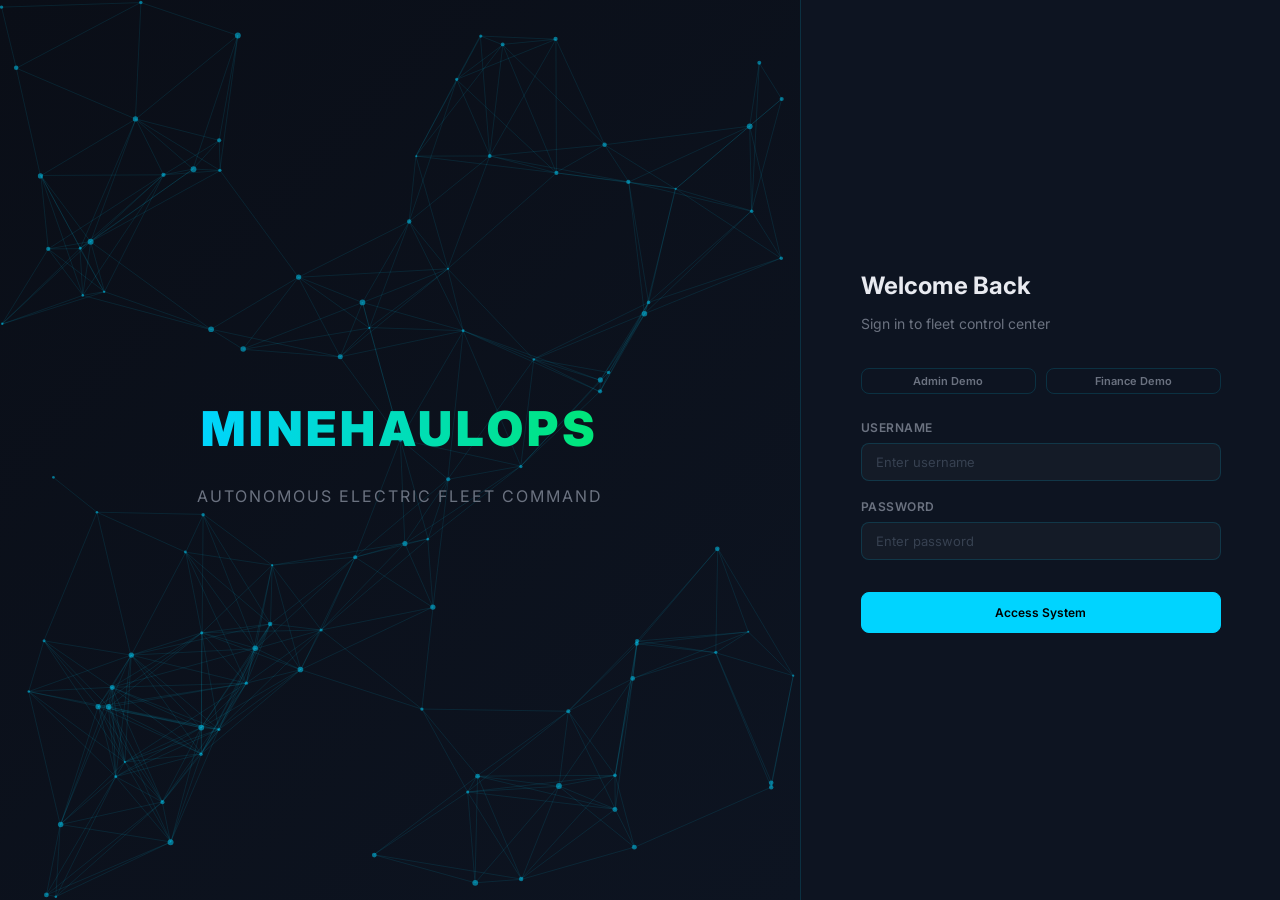
<file: frontend/index.html>
<!DOCTYPE html>
<html lang="en">
<head>
  <meta charset="UTF-8">
  <meta name="viewport" content="width=device-width, initial-scale=1.0">
  <title>Login - MineHaulOps</title>
  <link rel="stylesheet" href="assets/css/style.css">
  <style>
    .login-layout {
      display: flex;
      height: 100vh;
      overflow: hidden;
      background: var(--bg-deep);
    }
    .login-left {
      flex: 1;
      position: relative;
      display: flex;
      flex-direction: column;
      justify-content: center;
      align-items: center;
      padding: 40px;
      overflow: hidden;
      background: linear-gradient(135deg, #0a0e17 0%, #0d1421 100%);
    }
    .login-right {
      width: 480px;
      display: flex;
      align-items: center;
      justify-content: center;
      padding: 40px;
      background: var(--bg-card);
      border-left: 1px solid var(--border-glass);
      z-index: 10;
    }
    #particles-canvas {
      position: absolute;
      top: 0; left: 0;
      width: 100%; height: 100%;
      z-index: 1;
    }
    .brand-content {
      position: relative;
      z-index: 2;
      text-align: center;
    }
    .brand-content h1 {
      font-size: 48px;
      font-weight: 900;
      letter-spacing: 4px;
      background: linear-gradient(90deg, var(--primary), var(--emerald));
      -webkit-background-clip: text;
      -webkit-text-fill-color: transparent;
      margin-bottom: 16px;
    }
    .brand-content p {
      font-size: 16px;
      color: var(--text-muted);
      letter-spacing: 2px;
      text-transform: uppercase;
    }
    .login-card {
      width: 100%;
      max-width: 360px;
    }
    .login-card h2 {
      font-size: 24px;
      font-weight: 700;
      color: var(--text-primary);
      margin-bottom: 8px;
    }
    .login-card p {
      color: var(--text-muted);
      font-size: 14px;
      margin-bottom: 32px;
    }
    .demo-buttons {
      display: flex;
      gap: 10px;
      margin-bottom: 24px;
    }
    .demo-buttons .btn {
      flex: 1;
      justify-content: center;
    }
    #login-error {
      color: var(--crimson);
      font-size: 13px;
      background: rgba(255,82,82,0.1);
      padding: 10px;
      border-radius: var(--radius-sm);
      margin-bottom: 20px;
      display: none;
      border: 1px solid rgba(255,82,82,0.3);
    }
  </style>
</head>
<body>
  <div id="toast-container"></div>
  <div class="login-layout">
    <div class="login-left">
      <canvas id="particles-canvas"></canvas>
      <div class="brand-content">
        <h1>MINEHAULOPS</h1>
        <p>Autonomous Electric Fleet Command</p>
      </div>
    </div>
    <div class="login-right">
      <div class="login-card">
        <h2>Welcome Back</h2>
        <p>Sign in to fleet control center</p>
        
        <div class="demo-buttons">
          <button type="button" class="btn btn-ghost btn-sm" onclick="fillDemo('admin','admin123')">Admin Demo</button>
          <button type="button" class="btn btn-ghost btn-sm" onclick="fillDemo('accountant','acc123')">Finance Demo</button>
        </div>

        <div id="login-error"></div>

        <form id="login-form">
          <div class="form-group">
            <label class="form-label">Username</label>
            <input type="text" id="username" class="form-control" required placeholder="Enter username">
          </div>
          <div class="form-group">
            <label class="form-label">Password</label>
            <input type="password" id="password" class="form-control" required placeholder="Enter password">
          </div>
          <button type="submit" class="btn btn-primary" style="width: 100%; justify-content: center; margin-top: 16px; padding: 12px;">
            <span id="login-text">Access System</span>
            <span id="login-spinner" class="loading-spinner" style="display:none; width:16px; height:16px;"></span>
          </button>
        </form>
      </div>
    </div>
  </div>

  <script src="assets/js/api.js"></script>
  <script>
    // Particle Animation
    const canvas = document.getElementById('particles-canvas');
    const ctx = canvas.getContext('2d');
    let particles = [];
    
    function initCanvas() {
      canvas.width = canvas.offsetWidth;
      canvas.height = canvas.offsetHeight;
      particles = [];
      for(let i=0; i<100; i++) {
        particles.push({
          x: Math.random() * canvas.width,
          y: Math.random() * canvas.height,
          vx: (Math.random() - 0.5) * 1,
          vy: (Math.random() - 0.5) * 1,
          r: Math.random() * 2 + 1
        });
      }
    }
    
    function drawParticles() {
      ctx.clearRect(0, 0, canvas.width, canvas.height);
      ctx.fillStyle = 'rgba(0, 212, 255, 0.5)';
      ctx.strokeStyle = 'rgba(0, 212, 255, 0.1)';
      
      for(let i=0; i<particles.length; i++) {
        let p = particles[i];
        p.x += p.vx;
        p.y += p.vy;
        
        if(p.x < 0 || p.x > canvas.width) p.vx *= -1;
        if(p.y < 0 || p.y > canvas.height) p.vy *= -1;
        
        ctx.beginPath();
        ctx.arc(p.x, p.y, p.r, 0, Math.PI * 2);
        ctx.fill();
        
        for(let j=i+1; j<particles.length; j++) {
          let p2 = particles[j];
          let dist = Math.hypot(p.x - p2.x, p.y - p2.y);
          if(dist < 150) {
            ctx.beginPath();
            ctx.moveTo(p.x, p.y);
            ctx.lineTo(p2.x, p2.y);
            ctx.stroke();
          }
        }
      }
      requestAnimationFrame(drawParticles);
    }
    
    window.addEventListener('resize', initCanvas);
    initCanvas();
    drawParticles();

    // Login Logic
    function fillDemo(user, pass) {
      document.getElementById('username').value = user;
      document.getElementById('password').value = pass;
    }

    document.getElementById('login-form').addEventListener('submit', async (e) => {
      e.preventDefault();
      const u = document.getElementById('username').value;
      const p = document.getElementById('password').value;
      const btnText = document.getElementById('login-text');
      const spinner = document.getElementById('login-spinner');
      const errBox = document.getElementById('login-error');
      
      btnText.style.display = 'none';
      spinner.style.display = 'inline-block';
      errBox.style.display = 'none';
      
      try {
        const res = await apiPost('/auth/login', { username: u, password: p });
        if (!res || !res.token) {
          throw new Error('Authentication succeeded but no token received.');
        }
        setAuth(res.token, res.user || { username: u, role: 'USER' });
        window.location.href = 'dashboard.html';
      } catch (err) {
        errBox.textContent = err.message || 'Invalid username or password. Please verify database connection.';
        errBox.style.display = 'block';
      } finally {
        btnText.style.display = 'inline-block';
        spinner.style.display = 'none';
      }
    });
    
    // Auto-login if token exists
    if (getToken()) {
      window.location.href = 'dashboard.html';
    }
  </script>
</body>
</html>
</file>
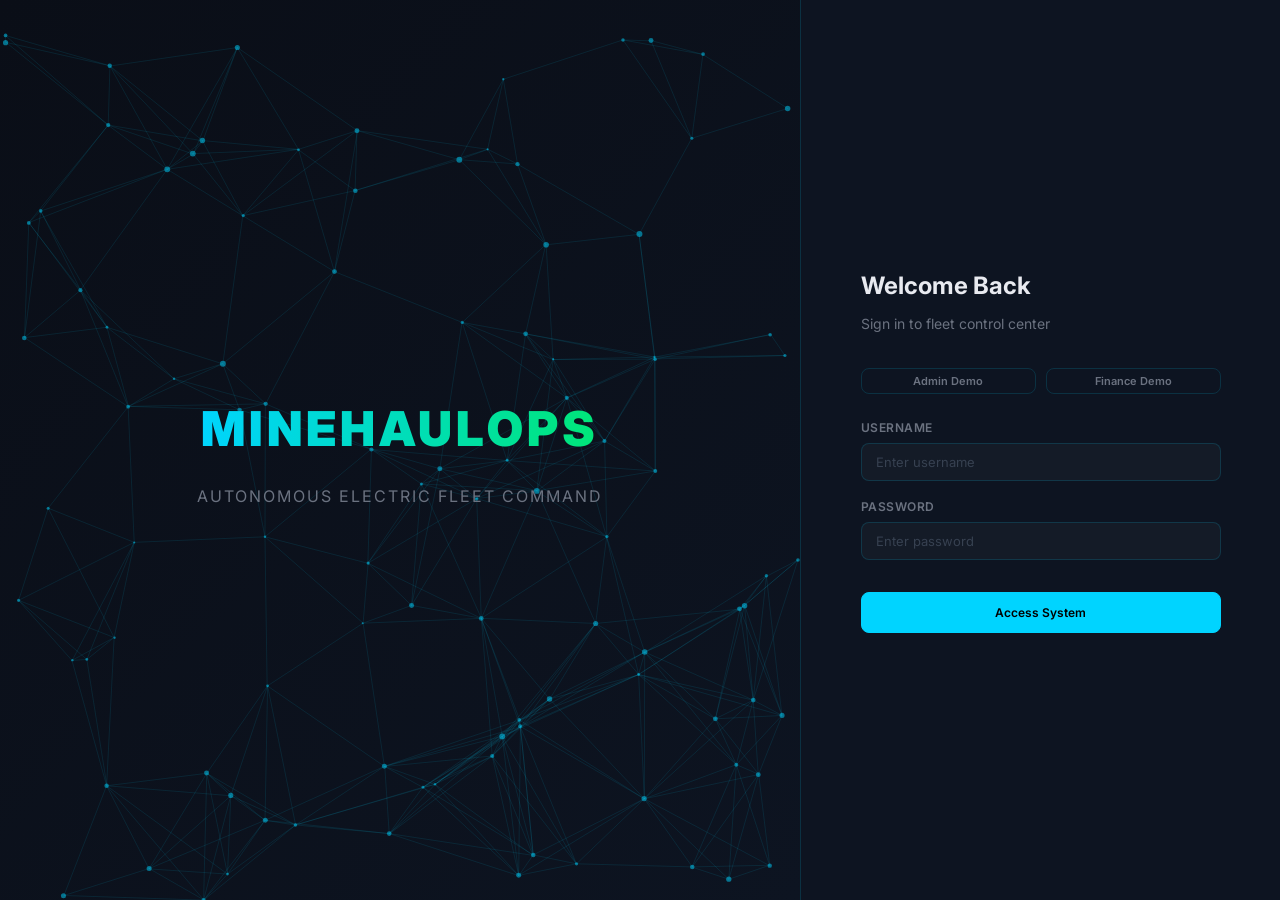
<file: frontend/budgets.html>
<!DOCTYPE html>
<html lang="en">
<head>
  <meta charset="UTF-8">
  <meta name="viewport" content="width=device-width, initial-scale=1.0">
  <title>Budgets - MineHaulOps</title>
  <link rel="stylesheet" href="assets/css/style.css">
</head>
<body>
  <div id="toast-container"></div>
  <div class="app-layout">
    <aside id="sidebar" class="sidebar"></aside>
    
    <main class="main-content">
      <header class="top-header">
        <div class="header-title">Analytic <span>Budgets</span></div>
        <div class="header-right">
          <button class="btn-logout">Logout</button>
        </div>
      </header>
      
      <div class="page-content">
        
        <div class="section-header">
          <div>
            <div class="section-title">Budget Lines</div>
            <div class="section-subtitle">Track planned vs actuals from database across cost centers</div>
          </div>
          <div class="flex-center gap-12">
            <button class="btn btn-secondary" onclick="openModal('modal-analytic')">+ Analytic Cost Center</button>
            <button class="btn btn-primary" onclick="openModal('modal-budget')">+ New Budget Line</button>
          </div>
        </div>

        <div class="card">
          <div class="card-body" style="padding:0;">
            <div class="table-container">
              <table>
                <thead>
                  <tr>
                    <th>Analytic Account</th>
                    <th>GL Account</th>
                    <th>Period</th>
                    <th class="text-right">Planned Amt</th>
                    <th class="text-right">Actual Amt</th>
                    <th class="text-right">Variance</th>
                  </tr>
                </thead>
                <tbody id="table-budgets"></tbody>
              </table>
            </div>
          </div>
        </div>

      </div>
    </main>
  </div>

  <!-- Budget Modal -->
  <div id="modal-budget" class="modal-overlay">
    <div class="modal">
      <div class="modal-header">
        <div class="modal-title">New Budget Line</div>
        <button class="modal-close" onclick="closeModal('modal-budget')">&times;</button>
      </div>
      <div class="modal-body">
        <form id="form-budget" onsubmit="createBudget(event)">
          <div class="form-group">
            <label class="form-label">Analytic Account (Cost Center)</label>
            <select id="bg-analytic" class="form-control" required></select>
          </div>
          <div class="form-group">
            <label class="form-label">GL Account</label>
            <select id="bg-account" class="form-control" required></select>
          </div>
          <div class="form-group">
            <label class="form-label">Period</label>
            <input type="text" id="bg-period" class="form-control" placeholder="e.g. 2025-Q3 or 2026-Q3" value="2025-Q3" required>
          </div>
          <div class="form-group">
            <label class="form-label">Planned Amount (₹)</label>
            <input type="number" id="bg-planned" class="form-control" step="100" min="0" placeholder="50000" required>
          </div>
          <div class="modal-footer">
            <button type="button" class="btn btn-ghost" onclick="closeModal('modal-budget')">Cancel</button>
            <button type="submit" class="btn btn-primary">Save to Database</button>
          </div>
        </form>
      </div>
    </div>
  </div>

  <!-- Analytic Account Modal -->
  <div id="modal-analytic" class="modal-overlay">
    <div class="modal">
      <div class="modal-header">
        <div class="modal-title">New Analytic Cost Center</div>
        <button class="modal-close" onclick="closeModal('modal-analytic')">&times;</button>
      </div>
      <div class="modal-body">
        <form id="form-analytic" onsubmit="createAnalyticAccount(event)">
          <div class="form-group">
            <label class="form-label">Cost Center Name</label>
            <input type="text" id="an-name" class="form-control" placeholder="e.g. Workshop Fleet Operations" required>
          </div>
          <div class="form-group">
            <label class="form-label">Description</label>
            <input type="text" id="an-desc" class="form-control" placeholder="e.g. Maintenance & overhaul shop">
          </div>
          <div class="modal-footer">
            <button type="button" class="btn btn-ghost" onclick="closeModal('modal-analytic')">Cancel</button>
            <button type="submit" class="btn btn-primary">Save to Database</button>
          </div>
        </form>
      </div>
    </div>
  </div>

  <script src="assets/js/api.js"></script>
  <script>
    requireAuth();
    initSidebar('budgets');
    initLogout();

    let analyticsCache = [];
    let accountsCache = [];

    function closeModal(id) { document.getElementById(id).classList.remove('active'); }
    function openModal(id) { document.getElementById(id).classList.add('active'); }

    async function loadData() {
      try {
        const [budgets, analytics, accounts] = await Promise.all([
          apiGet('/budgets').catch(() => []),
          apiGet('/analytic-accounts').catch(() => []),
          apiGet('/accounts').catch(() => [])
        ]);

        analyticsCache = analytics || [];
        accountsCache = accounts || [];

        renderDropdowns();
        await renderBudgets(budgets || []);

      } catch(e) {
        showToast('Failed to load budgets from database', 'error');
      }
    }

    function renderDropdowns() {
      const anSelect = document.getElementById('bg-analytic');
      if (anSelect) {
        anSelect.innerHTML = analyticsCache.map(a => `<option value="${a.id}">${a.name}</option>`).join('');
      }

      const accSelect = document.getElementById('bg-account');
      if (accSelect) {
        accSelect.innerHTML = accountsCache.map(a => `<option value="${a.id}">${a.code} - ${a.name} (${a.type})</option>`).join('');
      }
    }

    async function renderBudgets(list) {
      const tbody = document.getElementById('table-budgets');
      if (!list || list.length === 0) {
        tbody.innerHTML = '<tr><td colspan="6" class="text-center text-muted">No budget lines configured in database.</td></tr>';
        return;
      }

      // Fetch variance for each budget item from database
      const rows = await Promise.all(list.map(async (b) => {
        const analytic = analyticsCache.find(a => a.id === b.analyticAccountId);
        const account = accountsCache.find(acc => acc.id === b.accountId);
        const analyticName = analytic ? analytic.name : `Analytic #${b.analyticAccountId}`;
        const accountName = account ? `${account.code} ${account.name}` : `Account #${b.accountId}`;

        let actual = 0;
        let variance = b.plannedAmount || 0;
        try {
          const varList = await apiGet(`/budgets/${b.id}/variance`);
          if (varList && varList.length > 0) {
            actual = varList[0].actualAmount || 0;
            variance = varList[0].varianceAmount || (b.plannedAmount - actual);
          }
        } catch(e) {}

        const varClass = variance >= 0 ? 'text-emerald' : 'text-crimson';
        const varPrefix = variance >= 0 ? '+' : '';

        return `
          <tr>
            <td><strong>${analyticName}</strong></td>
            <td>${accountName}</td>
            <td>${b.period}</td>
            <td class="text-right">${formatCurrency(b.plannedAmount)}</td>
            <td class="text-right">${formatCurrency(actual)}</td>
            <td class="text-right ${varClass}">${varPrefix}${formatCurrency(variance)}</td>
          </tr>
        `;
      }));

      tbody.innerHTML = rows.join('');
    }

    async function createBudget(e) {
      e.preventDefault();
      const payload = {
        analyticAccountId: parseInt(document.getElementById('bg-analytic').value, 10),
        accountId: parseInt(document.getElementById('bg-account').value, 10),
        period: document.getElementById('bg-period').value,
        plannedAmount: parseFloat(document.getElementById('bg-planned').value)
      };
      try {
        await apiPost('/budgets', payload);
        closeModal('modal-budget');
        document.getElementById('form-budget').reset();
        showToast('Budget line successfully saved to database', 'success');
        loadData();
      } catch(err) {
        showToast('Failed to save budget: ' + (err.message || 'Database error'), 'error');
      }
    }

    async function createAnalyticAccount(e) {
      e.preventDefault();
      const payload = {
        name: document.getElementById('an-name').value,
        description: document.getElementById('an-desc').value
      };
      try {
        await apiPost('/analytic-accounts', payload);
        closeModal('modal-analytic');
        document.getElementById('form-analytic').reset();
        showToast('Cost center created in database', 'success');
        loadData();
      } catch(err) {
        showToast('Failed to create cost center: ' + (err.message || 'Database error'), 'error');
      }
    }

    loadData();
  </script>
</body>
</html>
</file>
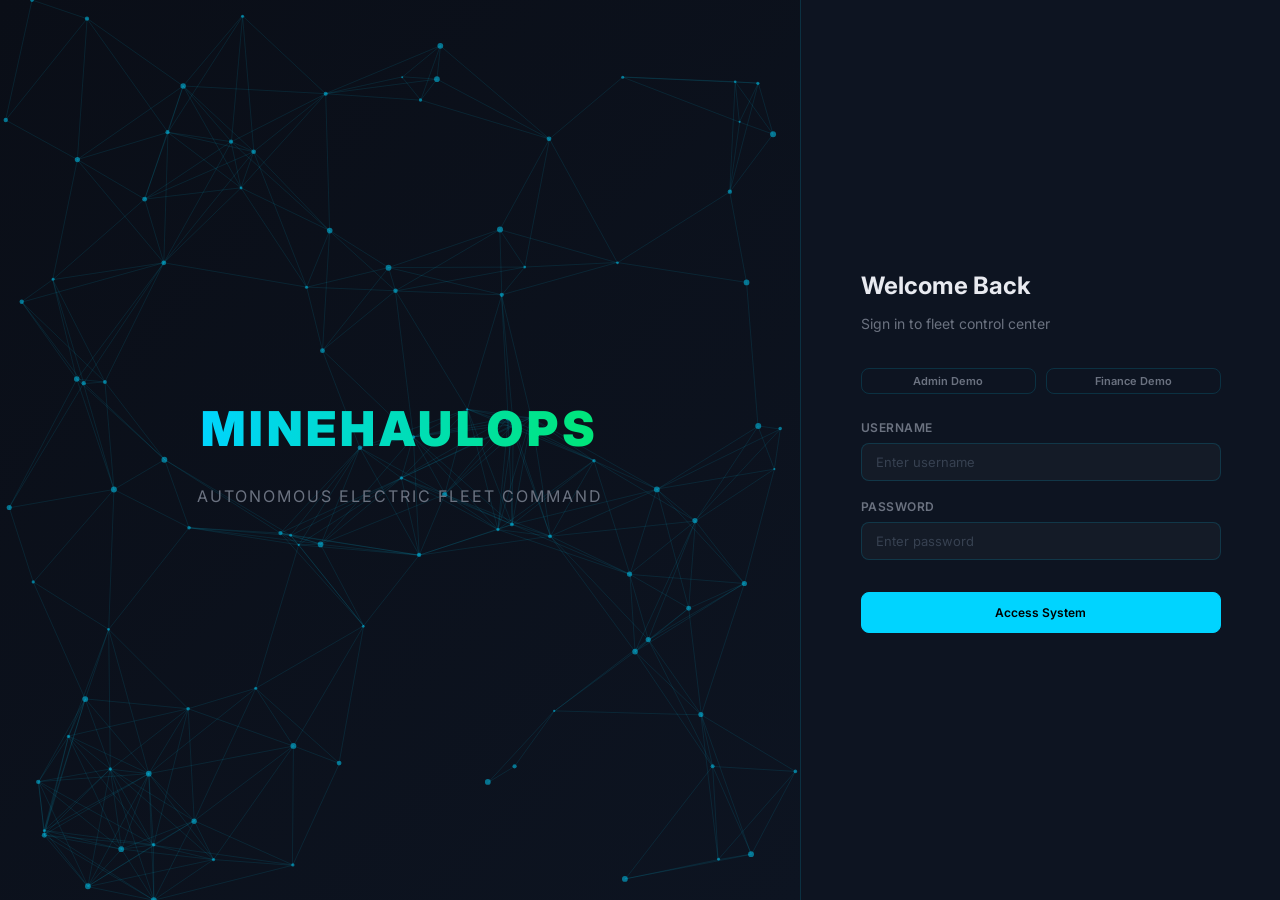
<file: frontend/dashboard.html>
<!DOCTYPE html>
<html lang="en">
<head>
  <meta charset="UTF-8">
  <meta name="viewport" content="width=device-width, initial-scale=1.0">
  <title>Dashboard - MineHaulOps</title>
  <link rel="stylesheet" href="assets/css/style.css">
</head>
<body>
  <div id="toast-container"></div>
  <div class="app-layout">
    <aside id="sidebar" class="sidebar"></aside>
    
    <main class="main-content">
      <header class="top-header">
        <div class="header-title">Fleet <span>Dashboard</span></div>
        <div class="header-right">
          <div id="clock" class="clock">00:00:00</div>
          <button class="btn-logout">Logout</button>
        </div>
      </header>
      
      <div class="page-content">
        <div class="metric-grid">
          <div class="metric-card">
            <div class="metric-label">Total Trucks</div>
            <div class="metric-value cyan" id="kpi-total">0</div>
            <div class="metric-sub">Active fleet</div>
            <div class="metric-icon">🚛</div>
          </div>
          <div class="metric-card">
            <div class="metric-label">Hauling</div>
            <div class="metric-value emerald" id="kpi-hauling">0</div>
            <div class="metric-sub">Currently on route</div>
            <div class="metric-icon">🛣️</div>
          </div>
          <div class="metric-card">
            <div class="metric-label">Charging / En Route</div>
            <div class="metric-value amber" id="kpi-charging">0</div>
            <div class="metric-sub">At stations</div>
            <div class="metric-icon">⚡</div>
          </div>
          <div class="metric-card">
            <div class="metric-label">Avg Fleet SoC</div>
            <div class="metric-value" id="kpi-soc">0%</div>
            <div class="metric-sub">Overall battery health</div>
            <div class="metric-icon">🔋</div>
          </div>
        </div>

        <div class="section-header mt-16">
          <div>
            <div class="section-title">Fleet Telemetry</div>
            <div class="section-subtitle">Real-time truck status and SoC</div>
          </div>
          <button class="btn btn-ghost btn-sm" onclick="loadData()">⟳ Refresh</button>
        </div>
        
        <div class="truck-grid" id="truck-grid">
          <!-- Trucks will be injected here -->
        </div>

        <div class="form-row" style="gap: 24px;">
          <div class="card">
            <div class="card-header"><div class="card-title">Charging Infrastructure</div></div>
            <div class="card-body">
              <div class="station-grid" id="station-grid">
                <!-- Stations will be injected here -->
              </div>
            </div>
          </div>
          
          <div class="card">
            <div class="card-header"><div class="card-title">Recent Dispatches</div></div>
            <div class="card-body" style="padding: 0;">
              <div class="table-container">
                <table>
                  <thead>
                    <tr>
                      <th>Truck</th>
                      <th>Route</th>
                      <th>Tonnage</th>
                      <th>Status</th>
                    </tr>
                  </thead>
                  <tbody id="dispatch-table">
                    <!-- Dispatches will be injected here -->
                  </tbody>
                </table>
              </div>
            </div>
          </div>
        </div>
      </div>
    </main>
  </div>

  <script src="assets/js/api.js"></script>
  <script>
    requireAuth();
    initSidebar('dashboard');
    initClock();
    initLogout();

    async function loadData() {
      try {
        const [trucks, stations, dispatches] = await Promise.all([
          apiGet('/haul/trucks').catch(() => []),
          apiGet('/haul/chargers').catch(() => []),
          apiGet('/haul/dispatches').catch(() => [])
        ]);

        const truckList = trucks || [];
        const stationList = stations || [];
        const dispatchList = dispatches || [];

        // Update KPIs directly from Database data
        document.getElementById('kpi-total').textContent = truckList.length;
        document.getElementById('kpi-hauling').textContent = truckList.filter(t => t.status === 'HAULING').length;
        document.getElementById('kpi-charging').textContent = truckList.filter(t => ['CHARGING', 'EN_ROUTE_TO_CHARGE'].includes(t.status)).length;
        const avgSoC = truckList.length ? (truckList.reduce((acc, t) => acc + (t.currentSoCPercent || 0), 0) / truckList.length) : 0;
        document.getElementById('kpi-soc').textContent = avgSoC.toFixed(1) + '%';
        
        // Render Trucks from Database
        const truckGridEl = document.getElementById('truck-grid');
        if (truckList.length === 0) {
          truckGridEl.innerHTML = '<div class="empty-state" style="grid-column: 1/-1;"><p class="text-muted">No trucks registered in database.</p></div>';
        } else {
          truckGridEl.innerHTML = truckList.map(t => `
            <div class="truck-card">
              <div class="truck-card-header">
                <div>
                  <div class="truck-code">${t.truckCode}</div>
                  <div class="truck-model">${t.model}</div>
                </div>
                ${statusBadge(t.status)}
              </div>
              <div class="truck-body">
                ${createSoCGauge(t.currentSoCPercent, 80)}
                <div class="truck-info">
                  <div class="truck-detail">Capacity: <strong>${t.batteryCapacityKwh} kWh</strong></div>
                  <div class="truck-detail">Lat: <strong>${t.currentLat != null ? t.currentLat.toFixed(4) : '—'}</strong></div>
                  <div class="truck-detail">Lng: <strong>${t.currentLng != null ? t.currentLng.toFixed(4) : '—'}</strong></div>
                </div>
              </div>
            </div>
          `).join('');
        }

        // Render Stations from Database
        const stationGridEl = document.getElementById('station-grid');
        if (stationList.length === 0) {
          stationGridEl.innerHTML = '<div class="empty-state" style="grid-column: 1/-1;"><p class="text-muted">No charging stations registered in database.</p></div>';
        } else {
          stationGridEl.innerHTML = stationList.map(s => `
            <div class="station-card">
              <div class="station-icon">⚡</div>
              <div class="station-name">${s.name} (${s.stationCode})</div>
              <div class="station-power">${s.maxPowerKw} kW Max</div>
              ${statusBadge(s.status)}
            </div>
          `).join('');
        }

        // Render Dispatches from Database
        const dispatchTableEl = document.getElementById('dispatch-table');
        if (dispatchList.length === 0) {
          dispatchTableEl.innerHTML = '<tr><td colspan="4" class="text-center text-muted">No dispatch records found in database.</td></tr>';
        } else {
          dispatchTableEl.innerHTML = dispatchList.slice(0, 5).map(d => {
            const matchedTruck = truckList.find(t => t.id === d.truckId);
            const truckLabel = matchedTruck ? matchedTruck.truckCode : `TRK-00${d.truckId}`;
            return `
              <tr>
                <td><strong>${truckLabel}</strong></td>
                <td>${d.originPit || '—'} &rarr; ${d.destinationDump || '—'}</td>
                <td>${d.tonnageMoved != null ? d.tonnageMoved + ' t' : '—'}</td>
                <td>${statusBadge(d.status)}</td>
              </tr>
            `;
          }).join('');
        }

      } catch (err) {
        showToast('Failed to load dashboard data from database', 'error');
      }
    }

    loadData();
    setInterval(loadData, 30000); // Auto-refresh 30s
  </script>
</body>
</html>
</file>
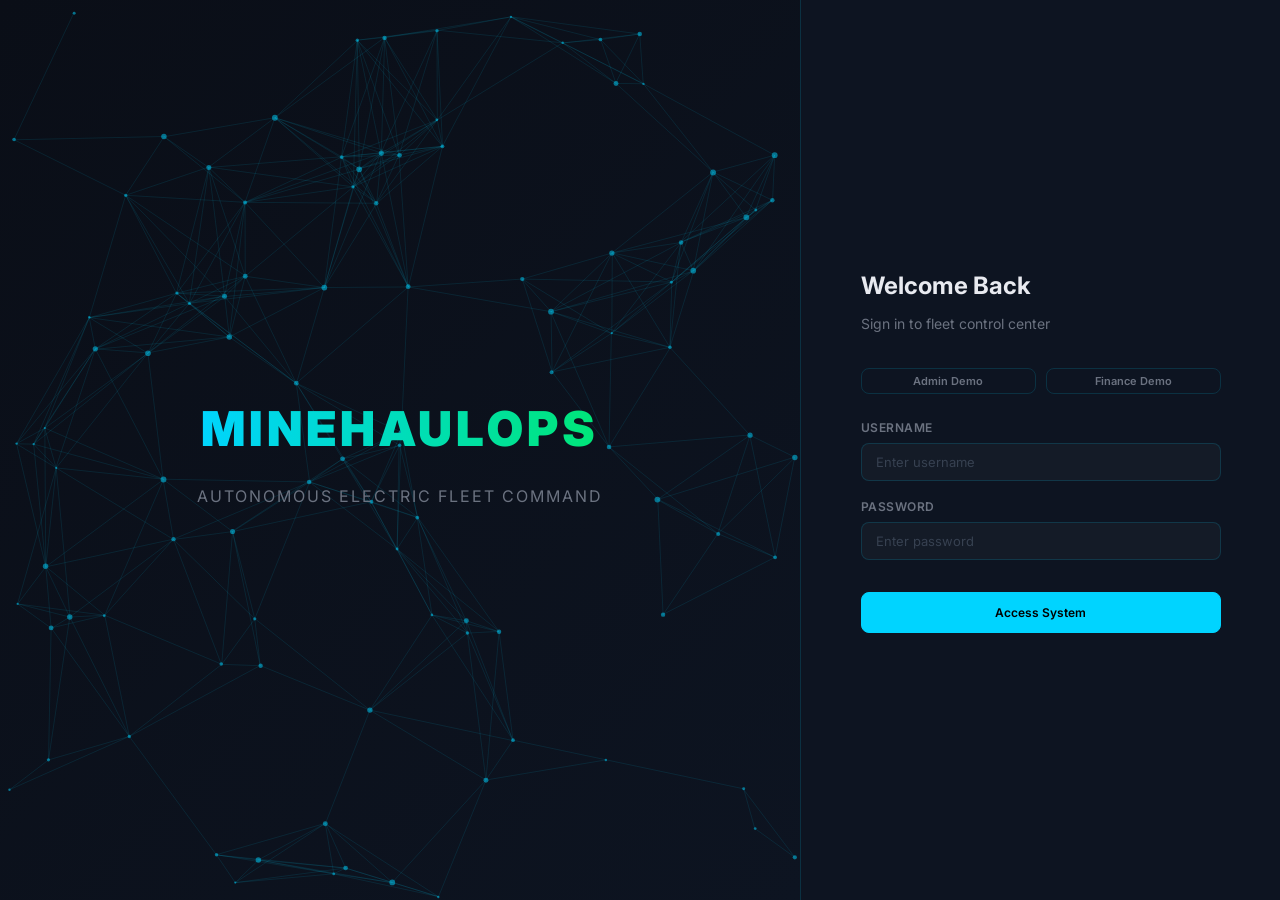
<file: frontend/dispatch.html>
<!DOCTYPE html>
<html lang="en">
<head>
  <meta charset="UTF-8">
  <meta name="viewport" content="width=device-width, initial-scale=1.0">
  <title>Dispatch - MineHaulOps</title>
  <link rel="stylesheet" href="assets/css/style.css">
</head>
<body>
  <div id="toast-container"></div>
  <div class="app-layout">
    <aside id="sidebar" class="sidebar"></aside>
    
    <main class="main-content">
      <header class="top-header">
        <div class="header-title">Dispatch & <span>Fleet Manager</span></div>
        <div class="header-right">
          <button class="btn-logout">Logout</button>
        </div>
      </header>
      
      <div class="page-content">
        
        <div class="tabs">
          <button class="tab-btn active" onclick="switchTab('tab-dispatches')">Active Dispatches</button>
          <button class="tab-btn" onclick="switchTab('tab-charging')">Charge Sessions</button>
          <button class="tab-btn" onclick="switchTab('tab-manual')">Manual Controls</button>
        </div>

        <!-- Dispatches Tab -->
        <div id="tab-dispatches" class="tab-panel active">
          <div class="form-row" style="gap:24px;">
            <div class="card">
              <div class="card-header"><div class="card-title">Create New Dispatch</div></div>
              <div class="card-body">
                <form id="form-dispatch" onsubmit="createDispatch(event)">
                  <div class="form-group">
                    <label class="form-label">Truck</label>
                    <select id="disp-truck" class="form-control" required></select>
                  </div>
                  <div class="form-row">
                    <div class="form-group">
                      <label class="form-label">Origin Pit</label>
                      <input type="text" id="disp-origin" class="form-control" required>
                    </div>
                    <div class="form-group">
                      <label class="form-label">Destination Dump</label>
                      <input type="text" id="disp-dest" class="form-control" required>
                    </div>
                  </div>
                  <div class="form-group">
                    <label class="form-label">Tonnage (Expected)</label>
                    <input type="number" id="disp-tonnage" class="form-control" step="0.1" required>
                  </div>
                  <button type="submit" class="btn btn-primary mt-16">Assign Dispatch</button>
                </form>
              </div>
            </div>

            <div class="card">
              <div class="card-header"><div class="card-title">Dispatch Queue</div></div>
              <div class="card-body" style="padding:0;">
                <div class="table-container">
                  <table>
                    <thead><tr><th>ID</th><th>Truck</th><th>Route</th><th>Tonnage</th><th>Status</th><th>Actions</th></tr></thead>
                    <tbody id="table-dispatches"></tbody>
                  </table>
                </div>
              </div>
            </div>
          </div>
        </div>

        <!-- Charging Tab -->
        <div id="tab-charging" class="tab-panel">
          <div class="card">
            <div class="card-header">
              <div class="card-title">Active & Recent Charge Sessions</div>
              <button class="btn btn-warning btn-sm" onclick="startChargeSessionModal()">+ Start Session</button>
            </div>
            <div class="card-body" style="padding:0;">
              <div class="table-container">
                <table>
                  <thead><tr><th>ID</th><th>Truck</th><th>Station</th><th>Start SoC</th><th>End SoC</th><th>Energy (kWh)</th><th>Time</th><th>Actions</th></tr></thead>
                  <tbody id="table-charges"></tbody>
                </table>
              </div>
            </div>
          </div>
        </div>

        <!-- Manual Tab -->
        <div id="tab-manual" class="tab-panel">
          <div class="card" style="max-width:500px;">
            <div class="card-header"><div class="card-title">Manual SoC Update</div></div>
            <div class="card-body">
              <form id="form-soc" onsubmit="updateSoC(event)">
                <div class="form-group">
                  <label class="form-label">Truck</label>
                  <select id="soc-truck" class="form-control" required></select>
                </div>
                <div class="form-group">
                  <label class="form-label">New SoC %</label>
                  <input type="number" id="soc-val" class="form-control" min="0" max="100" required>
                </div>
                <button type="submit" class="btn btn-danger mt-16">Force Update SoC</button>
              </form>
            </div>
          </div>
        </div>

      </div>
    </main>
  </div>

  <!-- Modals -->
  <div id="modal-complete-charge" class="modal-overlay">
    <div class="modal">
      <div class="modal-header">
        <div class="modal-title">Complete Charge Session</div>
        <button class="modal-close" onclick="closeModal('modal-complete-charge')">&times;</button>
      </div>
      <div class="modal-body">
        <form id="form-complete-charge" onsubmit="submitCompleteCharge(event)">
          <input type="hidden" id="cc-id">
          <div class="form-group">
            <label class="form-label">End SoC %</label>
            <input type="number" id="cc-soc" class="form-control" min="0" max="100" required>
          </div>
          <div class="form-group">
            <label class="form-label">Energy Delivered (kWh)</label>
            <input type="number" id="cc-energy" class="form-control" step="0.1" required>
          </div>
          <div class="modal-footer">
            <button type="button" class="btn btn-ghost" onclick="closeModal('modal-complete-charge')">Cancel</button>
            <button type="submit" class="btn btn-primary">Complete Session</button>
          </div>
        </form>
      </div>
    </div>
  </div>

  <script src="assets/js/api.js"></script>
  <script>
    requireAuth();
    initSidebar('dispatch');
    initLogout();

    let trucksCache = [];
    let stationsCache = [];
    let routesCache = [];
    
    function switchTab(tabId) {
      document.querySelectorAll('.tab-panel').forEach(el => el.classList.remove('active'));
      document.querySelectorAll('.tab-btn').forEach(el => el.classList.remove('active'));
      document.getElementById(tabId).classList.add('active');
      event.target.classList.add('active');
    }

    function closeModal(id) { document.getElementById(id).classList.remove('active'); }
    function openModal(id) { document.getElementById(id).classList.add('active'); }

    async function loadData() {
      try {
        const [trucks, stations, routes, dispatches, chargeSessions] = await Promise.all([
          apiGet('/haul/trucks').catch(() => []),
          apiGet('/haul/chargers').catch(() => []),
          apiGet('/haul/routes').catch(() => []),
          apiGet('/haul/dispatches').catch(() => []),
          apiGet('/haul/charge-sessions').catch(() => [])
        ]);

        trucksCache = trucks || [];
        stationsCache = stations || [];
        routesCache = routes || [];

        renderDispatches(dispatches || []);
        renderChargeSessions(chargeSessions || []);

        const truckOpts = trucksCache.length 
          ? trucksCache.map(t => `<option value="${t.id}">${t.truckCode} - ${t.status} (${t.currentSoCPercent}%)</option>`).join('')
          : '<option value="">No trucks found in DB</option>';

        document.getElementById('disp-truck').innerHTML = truckOpts;
        document.getElementById('soc-truck').innerHTML = truckOpts;

      } catch(e) {
        showToast('Failed to load dispatch data from database', 'error');
      }
    }

    function renderDispatches(list) {
      const tbody = document.getElementById('table-dispatches');
      if (!list || list.length === 0) {
        tbody.innerHTML = '<tr><td colspan="6" class="text-center text-muted">No dispatch records found in database.</td></tr>';
        return;
      }
      tbody.innerHTML = list.map(d => {
        const truck = trucksCache.find(t => t.id === d.truckId);
        const truckName = truck ? truck.truckCode : `TRK-00${d.truckId}`;
        return `
          <tr>
            <td>#${d.id}</td>
            <td><strong>${truckName}</strong></td>
            <td>${d.originPit || '—'} &rarr; ${d.destinationDump || '—'}</td>
            <td>${d.tonnageMoved != null ? d.tonnageMoved + ' t' : '—'}</td>
            <td>${statusBadge(d.status)}</td>
            <td>
              ${d.status === 'IN_PROGRESS' ? `<button class="btn btn-success btn-xs" onclick="completeDispatch(${d.id})">Complete</button>` : '<span class="text-muted">—</span>'}
            </td>
          </tr>
        `;
      }).join('');
    }

    function renderChargeSessions(list) {
      const tbody = document.getElementById('table-charges');
      if (!list || list.length === 0) {
        tbody.innerHTML = '<tr><td colspan="8" class="text-center text-muted">No charge sessions found in database.</td></tr>';
        return;
      }
      tbody.innerHTML = list.map(c => {
        const truck = trucksCache.find(t => t.id === c.truckId);
        const station = stationsCache.find(s => s.id === c.stationId);
        const truckLabel = truck ? truck.truckCode : `TRK-00${c.truckId}`;
        const stationLabel = station ? station.stationCode : `CS-00${c.stationId}`;
        return `
          <tr>
            <td>#${c.id}</td>
            <td><strong>${truckLabel}</strong></td>
            <td>${stationLabel}</td>
            <td>${c.startSoC != null ? c.startSoC + '%' : '—'}</td>
            <td>${c.endSoC != null ? c.endSoC + '%' : '—'}</td>
            <td>${c.energyDeliveredKwh != null ? c.energyDeliveredKwh + ' kWh' : '—'}</td>
            <td>${formatDateTime(c.startTime)}</td>
            <td>
              ${!c.endTime ? `<button class="btn btn-warning btn-xs" onclick="openCompleteCharge(${c.id})">Stop Charge</button>` : `<span class="text-emerald">Done</span>`}
            </td>
          </tr>
        `;
      }).join('');
    }

    async function createDispatch(e) {
      e.preventDefault();
      const truckIdVal = document.getElementById('disp-truck').value;
      if (!truckIdVal) {
        showToast('Please select a valid truck from the database', 'warning');
        return;
      }
      const payload = {
        truckId: parseInt(truckIdVal, 10),
        routeId: routesCache.length ? routesCache[0].id : null,
        originPit: document.getElementById('disp-origin').value,
        destinationDump: document.getElementById('disp-dest').value,
        tonnageMoved: parseFloat(document.getElementById('disp-tonnage').value),
      };
      try {
        await apiPost('/haul/dispatches', payload);
        showToast('Dispatch successfully saved to database', 'success');
        document.getElementById('form-dispatch').reset();
        loadData();
      } catch(err) {
        showToast('Failed to create dispatch: ' + (err.message || 'Database error'), 'error');
      }
    }

    async function completeDispatch(id) {
      try {
        await apiPost(`/haul/dispatches/${id}/complete`, {});
        showToast('Dispatch completed in database', 'success');
        loadData();
      } catch(err) {
        showToast('Failed to complete dispatch: ' + (err.message || 'Error'), 'error');
      }
    }

    function openCompleteCharge(id) {
      document.getElementById('cc-id').value = id;
      openModal('modal-complete-charge');
    }

    async function submitCompleteCharge(e) {
      e.preventDefault();
      const id = document.getElementById('cc-id').value;
      const endSoC = parseFloat(document.getElementById('cc-soc').value);
      const energy = parseFloat(document.getElementById('cc-energy').value);
      try {
        await apiPost(`/haul/charge-sessions/${id}/complete`, {
          endSoC: endSoC,
          energyDeliveredKwh: energy
        });
        closeModal('modal-complete-charge');
        showToast('Charge session completed in database', 'success');
        loadData();
      } catch(err) {
        showToast('Failed to complete charge session: ' + (err.message || 'Error'), 'error');
      }
    }

    async function updateSoC(e) {
      e.preventDefault();
      const id = document.getElementById('soc-truck').value;
      const soc = parseFloat(document.getElementById('soc-val').value);
      if (!id) {
        showToast('Please select a truck', 'warning');
        return;
      }
      try {
        await apiPost(`/haul/trucks/${id}/update-soc`, { soCPercent: soc });
        showToast('Truck SoC updated in database', 'success');
        document.getElementById('soc-val').value = '';
        loadData();
      } catch(err) {
        showToast('Failed to update SoC in database: ' + (err.message || 'Error'), 'error');
      }
    }

    loadData();
  </script>
</body>
</html>
</file>
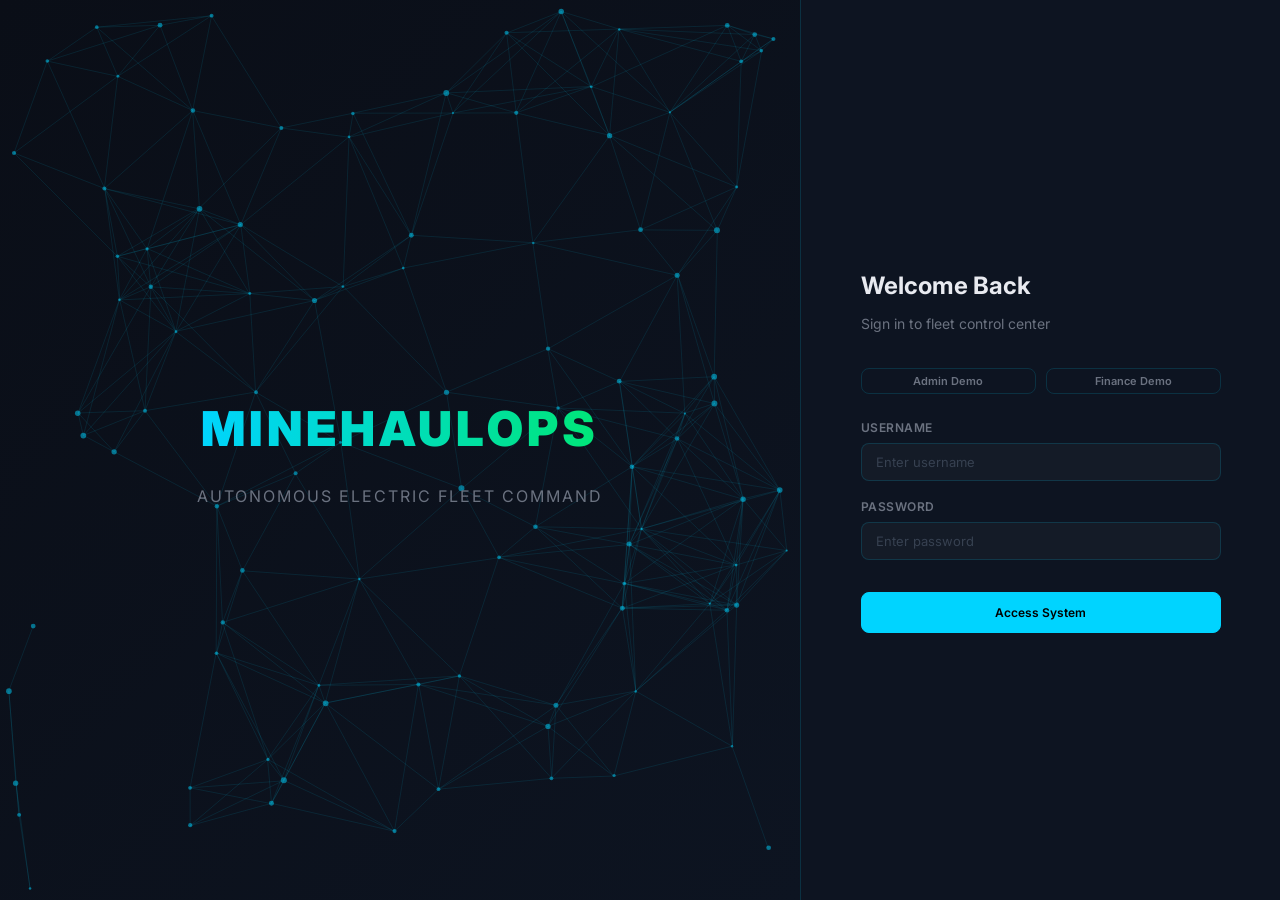
<file: frontend/finance.html>
<!DOCTYPE html>
<html lang="en">
<head>
  <meta charset="UTF-8">
  <meta name="viewport" content="width=device-width, initial-scale=1.0">
  <title>Finance - MineHaulOps</title>
  <link rel="stylesheet" href="assets/css/style.css">
</head>
<body>
  <div id="toast-container"></div>
  <div class="app-layout">
    <aside id="sidebar" class="sidebar"></aside>
    
    <main class="main-content">
      <header class="top-header">
        <div class="header-title">Financial <span>Transactions</span></div>
        <div class="header-right">
          <button class="btn-logout">Logout</button>
        </div>
      </header>
      
      <div class="page-content">
        
        <div class="tabs">
          <button class="tab-btn active" onclick="switchTab('tab-sales')">Sales Cycle (AR)</button>
          <button class="tab-btn" onclick="switchTab('tab-purchases')">Purchase Cycle (AP)</button>
        </div>

        <!-- Sales Tab -->
        <div id="tab-sales" class="tab-panel active">
          <div class="card mb-24">
            <div class="card-header">
              <div class="card-title">Sales Orders</div>
              <button class="btn btn-primary btn-sm" onclick="openModal('modal-so')">+ New SO</button>
            </div>
            <div class="card-body" style="padding:0;">
              <div class="table-container">
                <table>
                  <thead><tr><th>Order #</th><th>Customer</th><th>Date</th><th>Total</th><th>Status</th><th>Actions</th></tr></thead>
                  <tbody id="table-so"></tbody>
                </table>
              </div>
            </div>
          </div>
          
          <div class="card">
            <div class="card-header"><div class="card-title">Customer Invoices</div></div>
            <div class="card-body" style="padding:0;">
              <div class="table-container">
                <table>
                  <thead><tr><th>Invoice #</th><th>Customer</th><th>Due Date</th><th>Amount</th><th>Status</th><th>Actions</th></tr></thead>
                  <tbody id="table-inv"></tbody>
                </table>
              </div>
            </div>
          </div>
        </div>

        <!-- Purchases Tab -->
        <div id="tab-purchases" class="tab-panel">
          <div class="card mb-24">
            <div class="card-header">
              <div class="card-title">Purchase Orders</div>
              <button class="btn btn-primary btn-sm" onclick="openModal('modal-po')">+ New PO</button>
            </div>
            <div class="card-body" style="padding:0;">
              <div class="table-container">
                <table>
                  <thead><tr><th>PO #</th><th>Vendor</th><th>Date</th><th>Total</th><th>Status</th><th>Actions</th></tr></thead>
                  <tbody id="table-po"></tbody>
                </table>
              </div>
            </div>
          </div>

          <div class="card">
            <div class="card-header"><div class="card-title">Vendor Bills</div></div>
            <div class="card-body" style="padding:0;">
              <div class="table-container">
                <table>
                  <thead><tr><th>Bill #</th><th>Vendor</th><th>Due Date</th><th>Amount</th><th>Status</th><th>Actions</th></tr></thead>
                  <tbody id="table-bills"></tbody>
                </table>
              </div>
            </div>
          </div>
        </div>

      </div>
    </main>
  </div>

  <!-- SO Modal -->
  <div id="modal-so" class="modal-overlay">
    <div class="modal">
      <div class="modal-header">
        <div class="modal-title">New Sales Order</div>
        <button class="modal-close" onclick="closeModal('modal-so')">&times;</button>
      </div>
      <div class="modal-body">
        <form id="form-so" onsubmit="createSalesOrder(event)">
          <div class="form-group">
            <label class="form-label">Customer</label>
            <select id="so-customer" class="form-control" required></select>
          </div>
          <div class="form-group">
            <label class="form-label">Product / Service</label>
            <select id="so-product" class="form-control" onchange="onSoProductChange()" required></select>
          </div>
          <div class="form-row">
            <div class="form-group">
              <label class="form-label">Quantity</label>
              <input type="number" id="so-qty" class="form-control" step="1" min="1" value="1000" oninput="calcSoTotal()" required>
            </div>
            <div class="form-group">
              <label class="form-label">Unit Price (₹)</label>
              <input type="number" id="so-price" class="form-control" step="0.01" min="0" oninput="calcSoTotal()" required>
            </div>
          </div>
          <div class="form-group">
            <label class="form-label">Operating Period</label>
            <input type="text" id="so-period" class="form-control" placeholder="e.g. 2026-Q3" value="2026-Q3" required>
          </div>
          <div class="form-group">
            <label class="form-label">Estimated Total (₹)</label>
            <input type="text" id="so-total" class="form-control" readonly style="opacity:0.8;font-weight:700;">
          </div>
          <div class="modal-footer">
            <button type="button" class="btn btn-ghost" onclick="closeModal('modal-so')">Cancel</button>
            <button type="submit" class="btn btn-primary">Save to Database</button>
          </div>
        </form>
      </div>
    </div>
  </div>

  <!-- PO Modal -->
  <div id="modal-po" class="modal-overlay">
    <div class="modal">
      <div class="modal-header">
        <div class="modal-title">New Purchase Order</div>
        <button class="modal-close" onclick="closeModal('modal-po')">&times;</button>
      </div>
      <div class="modal-body">
        <form id="form-po" onsubmit="createPurchaseOrder(event)">
          <div class="form-group">
            <label class="form-label">Vendor</label>
            <select id="po-vendor" class="form-control" required></select>
          </div>
          <div class="form-group">
            <label class="form-label">Goods / Service</label>
            <select id="po-product" class="form-control" onchange="onPoProductChange()" required></select>
          </div>
          <div class="form-row">
            <div class="form-group">
              <label class="form-label">Quantity</label>
              <input type="number" id="po-qty" class="form-control" step="1" min="1" value="1" oninput="calcPoTotal()" required>
            </div>
            <div class="form-group">
              <label class="form-label">Unit Price (₹)</label>
              <input type="number" id="po-price" class="form-control" step="0.01" min="0" oninput="calcPoTotal()" required>
            </div>
          </div>
          <div class="form-group">
            <label class="form-label">Total Amount (₹)</label>
            <input type="text" id="po-total" class="form-control" readonly style="opacity:0.8;font-weight:700;">
          </div>
          <div class="modal-footer">
            <button type="button" class="btn btn-ghost" onclick="closeModal('modal-po')">Cancel</button>
            <button type="submit" class="btn btn-primary">Save to Database</button>
          </div>
        </form>
      </div>
    </div>
  </div>

  <script src="assets/js/api.js"></script>
  <script>
    requireAuth();
    initSidebar('finance');
    initLogout();

    let contactsCache = [];
    let productsCache = [];

    function switchTab(tabId) {
      document.querySelectorAll('.tab-panel').forEach(el => el.classList.remove('active'));
      document.querySelectorAll('.tab-btn').forEach(el => el.classList.remove('active'));
      document.getElementById(tabId).classList.add('active');
      event.target.classList.add('active');
    }
    function closeModal(id) { document.getElementById(id).classList.remove('active'); }
    function openModal(id) { document.getElementById(id).classList.add('active'); }

    async function loadData() {
      try {
        const [contacts, products, sos, invoices, pos, bills] = await Promise.all([
          apiGet('/contacts').catch(() => []),
          apiGet('/products').catch(() => []),
          apiGet('/sales-orders').catch(() => []),
          apiGet('/customer-invoices').catch(() => []),
          apiGet('/purchase-orders').catch(() => []),
          apiGet('/vendor-bills').catch(() => [])
        ]);

        contactsCache = contacts || [];
        productsCache = products || [];

        renderDropdowns();
        renderSalesOrders(sos || []);
        renderCustomerInvoices(invoices || []);
        renderPurchaseOrders(pos || []);
        renderVendorBills(bills || []);

      } catch(e) {
        showToast('Failed to load financial records from database', 'error');
      }
    }

    function renderDropdowns() {
      const customers = contactsCache.filter(c => c.type === 'CUSTOMER');
      const vendors = contactsCache.filter(c => c.type === 'VENDOR');

      const custSelect = document.getElementById('so-customer');
      if (custSelect) {
        custSelect.innerHTML = customers.map(c => `<option value="${c.id}">${c.name}</option>`).join('');
      }

      const vendSelect = document.getElementById('po-vendor');
      if (vendSelect) {
        vendSelect.innerHTML = vendors.map(v => `<option value="${v.id}">${v.name}</option>`).join('');
      }

      const prodSelect = document.getElementById('so-product');
      if (prodSelect) {
        prodSelect.innerHTML = productsCache.map(p => `<option value="${p.id}" data-price="${p.unitPrice}">${p.name} (${formatCurrency(p.unitPrice)}/${p.unitOfMeasure})</option>`).join('');
        onSoProductChange();
      }

      const poProdSelect = document.getElementById('po-product');
      if (poProdSelect) {
        poProdSelect.innerHTML = productsCache.map(p => `<option value="${p.id}" data-price="${p.unitPrice}">${p.name} (${formatCurrency(p.unitPrice)}/${p.unitOfMeasure})</option>`).join('');
        onPoProductChange();
      }
    }

    function onSoProductChange() {
      const sel = document.getElementById('so-product');
      const opt = sel.options[sel.selectedIndex];
      if (opt) {
        const price = opt.getAttribute('data-price') || '0';
        document.getElementById('so-price').value = parseFloat(price).toFixed(2);
        calcSoTotal();
      }
    }

    function calcSoTotal() {
      const qty = parseFloat(document.getElementById('so-qty').value) || 0;
      const price = parseFloat(document.getElementById('so-price').value) || 0;
      document.getElementById('so-total').value = formatCurrency(qty * price);
    }

    function onPoProductChange() {
      const sel = document.getElementById('po-product');
      const opt = sel.options[sel.selectedIndex];
      if (opt) {
        const price = opt.getAttribute('data-price') || '0';
        document.getElementById('po-price').value = parseFloat(price).toFixed(2);
        calcPoTotal();
      }
    }

    function calcPoTotal() {
      const qty = parseFloat(document.getElementById('po-qty').value) || 0;
      const price = parseFloat(document.getElementById('po-price').value) || 0;
      document.getElementById('po-total').value = formatCurrency(qty * price);
    }

    function renderSalesOrders(list) {
      const tbody = document.getElementById('table-so');
      if (!list || list.length === 0) {
        tbody.innerHTML = '<tr><td colspan="6" class="text-center text-muted">No sales orders found in database.</td></tr>';
        return;
      }
      tbody.innerHTML = list.map(so => {
        const customer = contactsCache.find(c => c.id === so.customerId);
        const custName = customer ? customer.name : `Customer #${so.customerId}`;
        let actionBtn = '';
        if (so.status === 'DRAFT') {
          actionBtn = `<button class="btn btn-xs btn-primary" onclick="confirmSO(${so.id})">Confirm</button>`;
        } else if (so.status === 'CONFIRMED') {
          actionBtn = `<button class="btn btn-xs btn-success" onclick="convertSOToInvoice(${so.id})">Create Invoice</button>`;
        } else {
          actionBtn = '<span class="text-muted">—</span>';
        }
        return `
          <tr>
            <td><strong>SO-${so.id}</strong></td>
            <td>${custName}</td>
            <td>${formatDate(so.createdAt)}</td>
            <td>${formatCurrency(so.totalAmount)}</td>
            <td>${statusBadge(so.status)}</td>
            <td>${actionBtn}</td>
          </tr>
        `;
      }).join('');
    }

    function renderCustomerInvoices(list) {
      const tbody = document.getElementById('table-inv');
      if (!list || list.length === 0) {
        tbody.innerHTML = '<tr><td colspan="6" class="text-center text-muted">No customer invoices found in database.</td></tr>';
        return;
      }
      tbody.innerHTML = list.map(inv => {
        const customer = contactsCache.find(c => c.id === inv.customerId);
        const custName = customer ? customer.name : `Customer #${inv.customerId}`;
        const canPay = inv.status === 'OPEN';
        return `
          <tr>
            <td><strong>INV-${inv.id}</strong></td>
            <td>${custName}</td>
            <td>${formatDate(inv.dueDate)}</td>
            <td>${formatCurrency(inv.amount)}</td>
            <td>${statusBadge(inv.status)}</td>
            <td>
              ${canPay ? `<button class="btn btn-xs btn-primary" onclick="collectPayment(${inv.id}, ${inv.amount})">Register Payment</button>` : '<span class="text-emerald">Paid</span>'}
            </td>
          </tr>
        `;
      }).join('');
    }

    function renderPurchaseOrders(list) {
      const tbody = document.getElementById('table-po');
      if (!list || list.length === 0) {
        tbody.innerHTML = '<tr><td colspan="6" class="text-center text-muted">No purchase orders found in database.</td></tr>';
        return;
      }
      tbody.innerHTML = list.map(po => {
        const vendor = contactsCache.find(c => c.id === po.vendorId);
        const vendName = vendor ? vendor.name : `Vendor #${po.vendorId}`;
        let actionBtn = '';
        if (po.status === 'DRAFT') {
          actionBtn = `<button class="btn btn-xs btn-primary" onclick="confirmPO(${po.id})">Confirm</button>`;
        } else if (po.status === 'CONFIRMED') {
          actionBtn = `<button class="btn btn-xs btn-success" onclick="convertPOToBill(${po.id})">Convert to Bill</button>`;
        } else {
          actionBtn = '<span class="text-muted">—</span>';
        }
        return `
          <tr>
            <td><strong>PO-${po.id}</strong></td>
            <td>${vendName}</td>
            <td>${formatDate(po.createdAt)}</td>
            <td>${formatCurrency(po.totalAmount)}</td>
            <td>${statusBadge(po.status)}</td>
            <td>${actionBtn}</td>
          </tr>
        `;
      }).join('');
    }

    function renderVendorBills(list) {
      const tbody = document.getElementById('table-bills');
      if (!list || list.length === 0) {
        tbody.innerHTML = '<tr><td colspan="6" class="text-center text-muted">No vendor bills found in database.</td></tr>';
        return;
      }
      tbody.innerHTML = list.map(bill => {
        const vendor = contactsCache.find(c => c.id === bill.vendorId);
        const vendName = vendor ? vendor.name : `Vendor #${bill.vendorId}`;
        const canPay = bill.status === 'OPEN';
        return `
          <tr>
            <td><strong>BILL-${bill.id}</strong></td>
            <td>${vendName}</td>
            <td>${formatDate(bill.dueDate)}</td>
            <td>${formatCurrency(bill.amount)}</td>
            <td>${statusBadge(bill.status)}</td>
            <td>
              ${canPay ? `<button class="btn btn-xs btn-warning" onclick="payBill(${bill.id}, ${bill.amount})">Pay Bill</button>` : '<span class="text-emerald">Paid</span>'}
            </td>
          </tr>
        `;
      }).join('');
    }

    async function createSalesOrder(e) {
      e.preventDefault();
      const payload = {
        customerId: parseInt(document.getElementById('so-customer').value, 10),
        productId: parseInt(document.getElementById('so-product').value, 10),
        qty: parseFloat(document.getElementById('so-qty').value),
        unitPrice: parseFloat(document.getElementById('so-price').value),
        period: document.getElementById('so-period').value
      };
      try {
        await apiPost('/sales-orders', payload);
        closeModal('modal-so');
        document.getElementById('form-so').reset();
        showToast('Sales Order created in database', 'success');
        loadData();
      } catch(err) {
        showToast('Failed to create Sales Order: ' + (err.message || 'Error'), 'error');
      }
    }

    async function confirmSO(id) {
      try {
        await apiPost(`/sales-orders/${id}/confirm`, {});
        showToast(`Sales Order #${id} confirmed in database`, 'success');
        loadData();
      } catch(err) {
        showToast('Failed to confirm SO: ' + (err.message || 'Error'), 'error');
      }
    }

    async function convertSOToInvoice(id) {
      try {
        await apiPost(`/sales-orders/${id}/convert-to-invoice`, {});
        showToast(`Customer invoice created in database for SO #${id}`, 'success');
        loadData();
      } catch(err) {
        showToast('Failed to generate invoice: ' + (err.message || 'Error'), 'error');
      }
    }

    async function collectPayment(id, amount) {
      try {
        await apiPost(`/customer-invoices/${id}/collect-payment`, {
          amount: amount,
          paymentDate: new Date().toISOString().split('T')[0],
          method: 'BANK',
          notes: 'Customer settlement recorded'
        });
        showToast(`Payment of ${formatCurrency(amount)} collected in database`, 'success');
        loadData();
      } catch(err) {
        showToast('Failed to record payment: ' + (err.message || 'Error'), 'error');
      }
    }

    async function createPurchaseOrder(e) {
      e.preventDefault();
      const payload = {
        vendorId: parseInt(document.getElementById('po-vendor').value, 10),
        productId: parseInt(document.getElementById('po-product').value, 10),
        qty: parseFloat(document.getElementById('po-qty').value),
        unitPrice: parseFloat(document.getElementById('po-price').value)
      };
      try {
        await apiPost('/purchase-orders', payload);
        closeModal('modal-po');
        document.getElementById('form-po').reset();
        showToast('Purchase Order created in database', 'success');
        loadData();
      } catch(err) {
        showToast('Failed to create Purchase Order: ' + (err.message || 'Error'), 'error');
      }
    }

    async function confirmPO(id) {
      try {
        await apiPost(`/purchase-orders/${id}/confirm`, {});
        showToast(`Purchase Order #${id} confirmed in database`, 'success');
        loadData();
      } catch(err) {
        showToast('Failed to confirm PO: ' + (err.message || 'Error'), 'error');
      }
    }

    async function convertPOToBill(id) {
      try {
        await apiPost(`/purchase-orders/${id}/convert-to-bill`, {});
        showToast(`Vendor Bill generated in database for PO #${id}`, 'success');
        loadData();
      } catch(err) {
        showToast('Failed to convert PO to Bill: ' + (err.message || 'Error'), 'error');
      }
    }

    async function payBill(id, amount) {
      try {
        await apiPost(`/vendor-bills/${id}/pay`, {
          amount: amount,
          paymentDate: new Date().toISOString().split('T')[0],
          method: 'BANK',
          notes: 'Supplier payment recorded'
        });
        showToast(`Vendor bill #${id} marked as paid in database`, 'success');
        loadData();
      } catch(err) {
        showToast('Failed to record bill payment: ' + (err.message || 'Error'), 'error');
      }
    }

    loadData();
  </script>
</body>
</html>
</file>
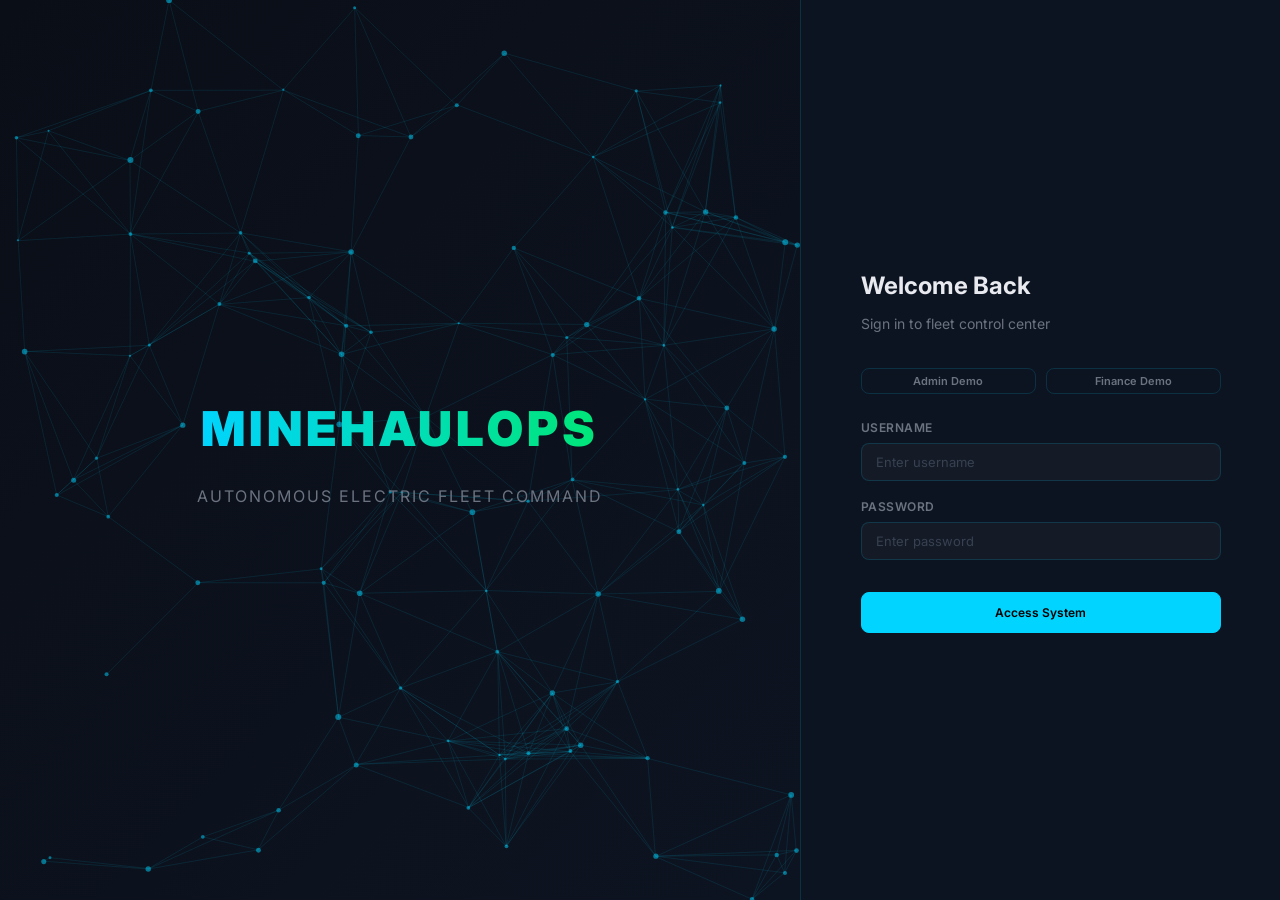
<file: frontend/masters.html>
<!DOCTYPE html>
<html lang="en">
<head>
  <meta charset="UTF-8">
  <meta name="viewport" content="width=device-width, initial-scale=1.0">
  <title>Master Data - MineHaulOps</title>
  <link rel="stylesheet" href="assets/css/style.css">
</head>
<body>
  <div id="toast-container"></div>
  <div class="app-layout">
    <aside id="sidebar" class="sidebar"></aside>
    
    <main class="main-content">
      <header class="top-header">
        <div class="header-title">ERP <span>Master Data</span></div>
        <div class="header-right">
          <button class="btn-logout">Logout</button>
        </div>
      </header>
      
      <div class="page-content">
        
        <div class="tabs">
          <button class="tab-btn active" onclick="switchTab('tab-contacts')">Contacts</button>
          <button class="tab-btn" onclick="switchTab('tab-products')">Products & Services</button>
          <button class="tab-btn" onclick="switchTab('tab-accounts')">Chart of Accounts</button>
          <button class="tab-btn" onclick="switchTab('tab-journals')">Journals</button>
        </div>

        <!-- Contacts Tab -->
        <div id="tab-contacts" class="tab-panel active">
          <div class="card">
            <div class="card-header">
              <div class="card-title">Business Contacts (Customers & Vendors)</div>
              <button class="btn btn-primary btn-sm" onclick="openModal('modal-contact')">+ New Contact</button>
            </div>
            <div class="card-body" style="padding:0;">
              <div class="table-container">
                <table>
                  <thead><tr><th>ID</th><th>Type</th><th>Name</th><th>Contact Person</th><th>Email</th></tr></thead>
                  <tbody id="table-contacts"></tbody>
                </table>
              </div>
            </div>
          </div>
        </div>

        <!-- Products Tab -->
        <div id="tab-products" class="tab-panel">
          <div class="card">
            <div class="card-header">
              <div class="card-title">Products & Services Catalog</div>
              <button class="btn btn-primary btn-sm" onclick="openModal('modal-product')">+ New Product</button>
            </div>
            <div class="card-body" style="padding:0;">
              <div class="table-container">
                <table>
                  <thead><tr><th>SKU</th><th>Type</th><th>Name</th><th>UoM</th><th>Unit Price</th></tr></thead>
                  <tbody id="table-products"></tbody>
                </table>
              </div>
            </div>
          </div>
        </div>

        <!-- Accounts Tab -->
        <div id="tab-accounts" class="tab-panel">
          <div class="card">
            <div class="card-header">
              <div class="card-title">Chart of Accounts</div>
              <button class="btn btn-primary btn-sm" onclick="openModal('modal-account')">+ New Account</button>
            </div>
            <div class="card-body" style="padding:0;">
              <div class="table-container">
                <table>
                  <thead><tr><th>Code</th><th>Type</th><th>Name</th></tr></thead>
                  <tbody id="table-accounts"></tbody>
                </table>
              </div>
            </div>
          </div>
        </div>

        <!-- Journals Tab -->
        <div id="tab-journals" class="tab-panel">
          <div class="card">
            <div class="card-header">
              <div class="card-title">Financial Journals</div>
            </div>
            <div class="card-body" style="padding:0;">
              <div class="table-container">
                <table>
                  <thead><tr><th>ID</th><th>Type</th><th>Journal Name</th></tr></thead>
                  <tbody id="table-journals"></tbody>
                </table>
              </div>
            </div>
          </div>
        </div>

      </div>
    </main>
  </div>

  <!-- Modals -->
  <!-- Contact Modal -->
  <div id="modal-contact" class="modal-overlay">
    <div class="modal">
      <div class="modal-header">
        <div class="modal-title">New Contact</div>
        <button class="modal-close" onclick="closeModal('modal-contact')">&times;</button>
      </div>
      <div class="modal-body">
        <form id="form-contact" onsubmit="saveContact(event)">
          <div class="form-group">
            <label class="form-label">Type</label>
            <select id="ct-type" class="form-control" required>
              <option value="CUSTOMER">Customer</option>
              <option value="VENDOR">Vendor</option>
            </select>
          </div>
          <div class="form-group">
            <label class="form-label">Company Name</label>
            <input type="text" id="ct-name" class="form-control" required>
          </div>
          <div class="form-group">
            <label class="form-label">Contact Person</label>
            <input type="text" id="ct-person" class="form-control">
          </div>
          <div class="form-group">
            <label class="form-label">Email</label>
            <input type="email" id="ct-email" class="form-control">
          </div>
          <div class="modal-footer">
            <button type="button" class="btn btn-ghost" onclick="closeModal('modal-contact')">Cancel</button>
            <button type="submit" class="btn btn-primary">Save to Database</button>
          </div>
        </form>
      </div>
    </div>
  </div>

  <!-- Product Modal -->
  <div id="modal-product" class="modal-overlay">
    <div class="modal">
      <div class="modal-header">
        <div class="modal-title">New Product / Service</div>
        <button class="modal-close" onclick="closeModal('modal-product')">&times;</button>
      </div>
      <div class="modal-body">
        <form id="form-product" onsubmit="saveProduct(event)">
          <div class="form-group">
            <label class="form-label">SKU</label>
            <input type="text" id="prod-sku" class="form-control" placeholder="e.g. PART-003" required>
          </div>
          <div class="form-group">
            <label class="form-label">Product Name</label>
            <input type="text" id="prod-name" class="form-control" required>
          </div>
          <div class="form-group">
            <label class="form-label">Type</label>
            <select id="prod-type" class="form-control" required>
              <option value="GOODS">GOODS</option>
              <option value="SERVICE">SERVICE</option>
            </select>
          </div>
          <div class="form-group">
            <label class="form-label">Unit of Measure</label>
            <select id="prod-uom" class="form-control" required>
              <option value="TON_KM">TON_KM</option>
              <option value="SESSION">SESSION</option>
              <option value="UNIT">UNIT</option>
            </select>
          </div>
          <div class="form-group">
            <label class="form-label">Unit Price (₹)</label>
            <input type="number" id="prod-price" class="form-control" step="0.01" required>
          </div>
          <div class="modal-footer">
            <button type="button" class="btn btn-ghost" onclick="closeModal('modal-product')">Cancel</button>
            <button type="submit" class="btn btn-primary">Save to Database</button>
          </div>
        </form>
      </div>
    </div>
  </div>

  <!-- Account Modal -->
  <div id="modal-account" class="modal-overlay">
    <div class="modal">
      <div class="modal-header">
        <div class="modal-title">New GL Account</div>
        <button class="modal-close" onclick="closeModal('modal-account')">&times;</button>
      </div>
      <div class="modal-body">
        <form id="form-account" onsubmit="saveAccount(event)">
          <div class="form-group">
            <label class="form-label">Account Code</label>
            <input type="text" id="acc-code" class="form-control" placeholder="e.g. 5200" required>
          </div>
          <div class="form-group">
            <label class="form-label">Account Name</label>
            <input type="text" id="acc-name" class="form-control" required>
          </div>
          <div class="form-group">
            <label class="form-label">Account Type</label>
            <select id="acc-type" class="form-control" required>
              <option value="ASSET">ASSET</option>
              <option value="LIABILITY">LIABILITY</option>
              <option value="EQUITY">EQUITY</option>
              <option value="INCOME">INCOME</option>
              <option value="EXPENSE">EXPENSE</option>
            </select>
          </div>
          <div class="modal-footer">
            <button type="button" class="btn btn-ghost" onclick="closeModal('modal-account')">Cancel</button>
            <button type="submit" class="btn btn-primary">Save to Database</button>
          </div>
        </form>
      </div>
    </div>
  </div>

  <script src="assets/js/api.js"></script>
  <script>
    requireAuth();
    initSidebar('masters');
    initLogout();

    function switchTab(tabId) {
      document.querySelectorAll('.tab-panel').forEach(el => el.classList.remove('active'));
      document.querySelectorAll('.tab-btn').forEach(el => el.classList.remove('active'));
      document.getElementById(tabId).classList.add('active');
      event.target.classList.add('active');
    }
    function closeModal(id) { document.getElementById(id).classList.remove('active'); }
    function openModal(id) { document.getElementById(id).classList.add('active'); }

    async function loadData() {
      try {
        const [contacts, products, accounts, journals] = await Promise.all([
          apiGet('/contacts').catch(() => []),
          apiGet('/products').catch(() => []),
          apiGet('/accounts').catch(() => []),
          apiGet('/journals').catch(() => [])
        ]);

        const contactList = contacts || [];
        const productList = products || [];
        const accountList = accounts || [];
        const journalList = journals || [];

        // Contacts Table
        const ctTbody = document.getElementById('table-contacts');
        if (contactList.length === 0) {
          ctTbody.innerHTML = '<tr><td colspan="5" class="text-center text-muted">No contacts found in database.</td></tr>';
        } else {
          ctTbody.innerHTML = contactList.map(c => `
            <tr>
              <td>${c.id}</td>
              <td>${statusBadge(c.type)}</td>
              <td><strong>${c.name}</strong></td>
              <td>${c.contactPerson || '-'}</td>
              <td>${c.email || '-'}</td>
            </tr>
          `).join('');
        }

        // Products Table
        const prodTbody = document.getElementById('table-products');
        if (productList.length === 0) {
          prodTbody.innerHTML = '<tr><td colspan="5" class="text-center text-muted">No products found in database.</td></tr>';
        } else {
          prodTbody.innerHTML = productList.map(p => `
            <tr>
              <td><strong>${p.sku}</strong></td>
              <td>${statusBadge(p.type)}</td>
              <td>${p.name}</td>
              <td>${p.unitOfMeasure}</td>
              <td>${formatCurrency(p.unitPrice)}</td>
            </tr>
          `).join('');
        }

        // Accounts Table
        const accTbody = document.getElementById('table-accounts');
        if (accountList.length === 0) {
          accTbody.innerHTML = '<tr><td colspan="3" class="text-center text-muted">No accounts found in database.</td></tr>';
        } else {
          accTbody.innerHTML = accountList.map(a => `
            <tr>
              <td><strong>${a.code}</strong></td>
              <td>${statusBadge(a.type)}</td>
              <td>${a.name}</td>
            </tr>
          `).join('');
        }

        // Journals Table
        const jrnTbody = document.getElementById('table-journals');
        if (journalList.length === 0) {
          jrnTbody.innerHTML = '<tr><td colspan="3" class="text-center text-muted">No journals found in database.</td></tr>';
        } else {
          jrnTbody.innerHTML = journalList.map(j => `
            <tr>
              <td>${j.id}</td>
              <td>${statusBadge(j.type)}</td>
              <td><strong>${j.name}</strong></td>
            </tr>
          `).join('');
        }

      } catch(e) {
        showToast('Failed to load master data from database', 'error');
      }
    }

    async function saveContact(e) {
      e.preventDefault();
      const payload = {
        type: document.getElementById('ct-type').value,
        name: document.getElementById('ct-name').value,
        contactPerson: document.getElementById('ct-person').value,
        email: document.getElementById('ct-email').value,
      };
      try {
        await apiPost('/contacts', payload);
        closeModal('modal-contact');
        document.getElementById('form-contact').reset();
        showToast('Contact successfully saved to database', 'success');
        loadData();
      } catch(err) {
        showToast('Failed to save contact: ' + (err.message || 'Database error'), 'error');
      }
    }

    async function saveProduct(e) {
      e.preventDefault();
      const payload = {
        sku: document.getElementById('prod-sku').value,
        name: document.getElementById('prod-name').value,
        type: document.getElementById('prod-type').value,
        unitOfMeasure: document.getElementById('prod-uom').value,
        unitPrice: parseFloat(document.getElementById('prod-price').value),
      };
      try {
        await apiPost('/products', payload);
        closeModal('modal-product');
        document.getElementById('form-product').reset();
        showToast('Product successfully saved to database', 'success');
        loadData();
      } catch(err) {
        showToast('Failed to save product: ' + (err.message || 'Database error'), 'error');
      }
    }

    async function saveAccount(e) {
      e.preventDefault();
      const payload = {
        code: document.getElementById('acc-code').value,
        name: document.getElementById('acc-name').value,
        type: document.getElementById('acc-type').value,
      };
      try {
        await apiPost('/accounts', payload);
        closeModal('modal-account');
        document.getElementById('form-account').reset();
        showToast('GL Account successfully saved to database', 'success');
        loadData();
      } catch(err) {
        showToast('Failed to save account: ' + (err.message || 'Database error'), 'error');
      }
    }

    loadData();
  </script>
</body>
</html>
</file>
<file: frontend/assets/css/style.css>
/* Import Inter font from Google Fonts */
@import url('https://fonts.googleapis.com/css2?family=Inter:wght@300;400;500;600;700;900&display=swap');

/* ========== CSS Custom Properties ========== */
:root {
  --bg-deep: #0a0e17;
  --bg-card: #0d1421;
  --bg-surface: rgba(255,255,255,0.04);
  --border-glass: rgba(0, 212, 255, 0.15);
  --primary: #00d4ff;
  --primary-glow: rgba(0, 212, 255, 0.3);
  --emerald: #00e676;
  --emerald-glow: rgba(0, 230, 118, 0.3);
  --amber: #ffb74d;
  --amber-glow: rgba(255, 183, 77, 0.3);
  --crimson: #ff5252;
  --crimson-glow: rgba(255, 82, 82, 0.3);
  --text-primary: #e8eaf0;
  --text-muted: #6b7280;
  --text-dim: #374151;
  --sidebar-bg: #060b12;
  --sidebar-width: 260px;
  --header-height: 64px;
  --radius: 12px;
  --radius-sm: 8px;
  --transition: 0.3s ease;
  --shadow-glow: 0 0 20px rgba(0,212,255,0.1);
}

/* ========== Reset & Base ========== */
* { margin: 0; padding: 0; box-sizing: border-box; }
html, body { height: 100%; }
body {
  font-family: 'Inter', -apple-system, BlinkMacSystemFont, sans-serif;
  background: var(--bg-deep);
  color: var(--text-primary);
  font-size: 14px;
  line-height: 1.6;
  overflow-x: hidden;
}

/* ========== App Layout ========== */
.app-layout { display: flex; min-height: 100vh; }

/* ========== Sidebar ========== */
.sidebar {
  width: var(--sidebar-width);
  background: var(--sidebar-bg);
  border-right: 1px solid var(--border-glass);
  position: fixed;
  top: 0; left: 0; bottom: 0;
  display: flex;
  flex-direction: column;
  z-index: 100;
  transition: transform var(--transition);
}
.sidebar-brand {
  padding: 24px 20px;
  border-bottom: 1px solid var(--border-glass);
}
.sidebar-brand .brand-title {
  font-size: 16px;
  font-weight: 900;
  letter-spacing: 3px;
  background: linear-gradient(90deg, var(--primary), var(--emerald));
  -webkit-background-clip: text;
  -webkit-text-fill-color: transparent;
  background-clip: text;
}
.sidebar-brand .brand-sub {
  font-size: 10px;
  color: var(--text-muted);
  letter-spacing: 1.5px;
  text-transform: uppercase;
  margin-top: 4px;
}
.sidebar-nav { flex: 1; padding: 16px 0; overflow-y: auto; }
.nav-section-title {
  font-size: 10px;
  font-weight: 600;
  color: var(--text-dim);
  letter-spacing: 2px;
  text-transform: uppercase;
  padding: 12px 20px 6px;
}
.nav-item {
  display: flex;
  align-items: center;
  gap: 12px;
  padding: 10px 20px;
  color: var(--text-muted);
  text-decoration: none;
  font-size: 13px;
  font-weight: 500;
  border-left: 3px solid transparent;
  transition: all var(--transition);
  cursor: pointer;
}
.nav-item:hover {
  color: var(--primary);
  background: rgba(0, 212, 255, 0.05);
  border-left-color: var(--primary);
}
.nav-item.active {
  color: var(--primary);
  background: rgba(0, 212, 255, 0.08);
  border-left-color: var(--primary);
  box-shadow: inset 0 0 20px rgba(0,212,255,0.05);
}
.nav-item .nav-icon { width: 18px; height: 18px; opacity: 0.7; }
.nav-item.active .nav-icon { opacity: 1; }
.sidebar-footer {
  padding: 16px 20px;
  border-top: 1px solid var(--border-glass);
}
.sidebar-user {
  display: flex;
  align-items: center;
  gap: 10px;
}
.user-avatar {
  width: 36px; height: 36px;
  border-radius: 50%;
  background: linear-gradient(135deg, var(--primary), var(--emerald));
  display: flex; align-items: center; justify-content: center;
  font-size: 14px; font-weight: 700; color: #000;
}
.user-info .user-name { font-size: 12px; font-weight: 600; color: var(--text-primary); }
.user-info .user-role { font-size: 10px; color: var(--text-muted); text-transform: uppercase; letter-spacing: 1px; }

/* ========== Main Content ========== */
.main-content {
  margin-left: var(--sidebar-width);
  flex: 1;
  display: flex;
  flex-direction: column;
  min-height: 100vh;
}

/* ========== Top Header ========== */
.top-header {
  height: var(--header-height);
  background: rgba(10, 14, 23, 0.95);
  backdrop-filter: blur(20px);
  border-bottom: 1px solid var(--border-glass);
  display: flex;
  align-items: center;
  justify-content: space-between;
  padding: 0 28px;
  position: sticky;
  top: 0;
  z-index: 50;
}
.header-title { font-size: 18px; font-weight: 700; color: var(--text-primary); }
.header-title span { color: var(--primary); }
.header-right { display: flex; align-items: center; gap: 16px; }
.clock { font-size: 13px; color: var(--text-muted); font-variant-numeric: tabular-nums; }
.btn-logout {
  padding: 7px 16px;
  background: rgba(255,82,82,0.1);
  border: 1px solid rgba(255,82,82,0.3);
  color: var(--crimson);
  border-radius: var(--radius-sm);
  cursor: pointer;
  font-size: 12px;
  font-weight: 600;
  transition: all var(--transition);
  font-family: inherit;
}
.btn-logout:hover { background: rgba(255,82,82,0.2); box-shadow: 0 0 10px var(--crimson-glow); }

/* ========== Page Content ========== */
.page-content { flex: 1; padding: 28px; }

/* ========== Cards ========== */
.card {
  background: var(--bg-card);
  border: 1px solid var(--border-glass);
  border-radius: var(--radius);
  backdrop-filter: blur(12px);
  transition: all var(--transition);
}
.card:hover { box-shadow: var(--shadow-glow); }
.card-header {
  padding: 18px 20px;
  border-bottom: 1px solid var(--border-glass);
  display: flex;
  align-items: center;
  justify-content: space-between;
}
.card-title { font-size: 14px; font-weight: 700; color: var(--text-primary); }
.card-body { padding: 20px; }

/* ========== Metric Cards ========== */
.metric-grid {
  display: grid;
  grid-template-columns: repeat(auto-fit, minmax(220px, 1fr));
  gap: 16px;
  margin-bottom: 24px;
}
.metric-card {
  background: var(--bg-card);
  border: 1px solid var(--border-glass);
  border-radius: var(--radius);
  padding: 20px;
  position: relative;
  overflow: hidden;
  transition: all var(--transition);
}
.metric-card::before {
  content: '';
  position: absolute;
  top: 0; left: 0; right: 0;
  height: 2px;
  background: linear-gradient(90deg, var(--primary), transparent);
}
.metric-card:hover { box-shadow: var(--shadow-glow); transform: translateY(-2px); }
.metric-label { font-size: 11px; font-weight: 600; color: var(--text-muted); text-transform: uppercase; letter-spacing: 1.5px; }
.metric-value { font-size: 36px; font-weight: 900; color: var(--text-primary); line-height: 1.1; margin: 8px 0 4px; }
.metric-value.cyan { color: var(--primary); }
.metric-value.emerald { color: var(--emerald); }
.metric-value.amber { color: var(--amber); }
.metric-value.crimson { color: var(--crimson); }
.metric-sub { font-size: 11px; color: var(--text-muted); }
.metric-icon {
  position: absolute;
  right: 16px; top: 50%;
  transform: translateY(-50%);
  font-size: 40px;
  opacity: 0.08;
}

/* ========== SoC Gauge ========== */
.soc-gauge-container { position: relative; display: inline-flex; align-items: center; justify-content: center; }
.soc-gauge svg { transform: rotate(-90deg); }
.soc-gauge-text {
  position: absolute;
  text-align: center;
  line-height: 1.2;
}
.soc-gauge-percent { font-size: 18px; font-weight: 900; }
.soc-gauge-label { font-size: 9px; color: var(--text-muted); letter-spacing: 1px; text-transform: uppercase; }

/* ========== Truck Cards ========== */
.truck-grid {
  display: grid;
  grid-template-columns: repeat(auto-fill, minmax(260px, 1fr));
  gap: 16px;
  margin-bottom: 24px;
}
.truck-card {
  background: var(--bg-card);
  border: 1px solid var(--border-glass);
  border-radius: var(--radius);
  padding: 20px;
  transition: all var(--transition);
  position: relative;
  overflow: hidden;
}
.truck-card:hover { box-shadow: 0 0 25px rgba(0,212,255,0.1); transform: translateY(-2px); }
.truck-card-header { display: flex; align-items: center; justify-content: space-between; margin-bottom: 16px; }
.truck-code { font-size: 16px; font-weight: 900; color: var(--text-primary); }
.truck-model { font-size: 11px; color: var(--text-muted); margin-top: 2px; }
.truck-body { display: flex; align-items: center; gap: 16px; }
.truck-info { flex: 1; }
.truck-detail { font-size: 11px; color: var(--text-muted); margin-bottom: 6px; }
.truck-detail strong { color: var(--text-primary); font-weight: 600; }

/* ========== Status Badges ========== */
.badge {
  display: inline-flex;
  align-items: center;
  gap: 5px;
  padding: 3px 10px;
  border-radius: 20px;
  font-size: 11px;
  font-weight: 600;
  letter-spacing: 0.5px;
  text-transform: uppercase;
}
.badge-dot { width: 6px; height: 6px; border-radius: 50%; }
.badge-idle { background: rgba(0,212,255,0.1); color: var(--primary); border: 1px solid rgba(0,212,255,0.3); }
.badge-idle .badge-dot { background: var(--primary); }
.badge-hauling { background: rgba(0,230,118,0.1); color: var(--emerald); border: 1px solid rgba(0,230,118,0.3); }
.badge-hauling .badge-dot { background: var(--emerald); animation: pulse 1.5s infinite; }
.badge-charging { background: rgba(255,183,77,0.1); color: var(--amber); border: 1px solid rgba(255,183,77,0.3); }
.badge-charging .badge-dot { background: var(--amber); animation: pulse 1s infinite; }
.badge-en_route_to_charge { background: rgba(255,183,77,0.1); color: var(--amber); border: 1px solid rgba(255,183,77,0.3); }
.badge-en_route_to_charge .badge-dot { background: var(--amber); animation: pulse 0.8s infinite; }
.badge-maintenance { background: rgba(255,82,82,0.1); color: var(--crimson); border: 1px solid rgba(255,82,82,0.3); }
.badge-maintenance .badge-dot { background: var(--crimson); }
.badge-available { background: rgba(0,230,118,0.1); color: var(--emerald); border: 1px solid rgba(0,230,118,0.3); }
.badge-occupied { background: rgba(255,183,77,0.1); color: var(--amber); border: 1px solid rgba(255,183,77,0.3); }
.badge-offline { background: rgba(100,100,100,0.1); color: #666; border: 1px solid rgba(100,100,100,0.3); }
.badge-open { background: rgba(255,183,77,0.1); color: var(--amber); border: 1px solid rgba(255,183,77,0.3); }
.badge-paid { background: rgba(0,230,118,0.1); color: var(--emerald); border: 1px solid rgba(0,230,118,0.3); }
.badge-overdue { background: rgba(255,82,82,0.1); color: var(--crimson); border: 1px solid rgba(255,82,82,0.3); }
.badge-draft { background: rgba(100,100,100,0.1); color: #888; border: 1px solid rgba(100,100,100,0.3); }
.badge-confirmed { background: rgba(0,212,255,0.1); color: var(--primary); border: 1px solid rgba(0,212,255,0.3); }
.badge-completed { background: rgba(0,230,118,0.1); color: var(--emerald); border: 1px solid rgba(0,230,118,0.3); }
.badge-in_progress { background: rgba(0,212,255,0.1); color: var(--primary); border: 1px solid rgba(0,212,255,0.3); }
.badge-diverted_to_charge { background: rgba(255,183,77,0.1); color: var(--amber); border: 1px solid rgba(255,183,77,0.3); }
.badge-customer { background: rgba(0,212,255,0.1); color: var(--primary); border: 1px solid rgba(0,212,255,0.3); }
.badge-vendor { background: rgba(255,183,77,0.1); color: var(--amber); border: 1px solid rgba(255,183,77,0.3); }

@keyframes pulse {
  0%, 100% { opacity: 1; box-shadow: 0 0 0 0 currentColor; }
  50% { opacity: 0.7; box-shadow: 0 0 0 4px transparent; }
}

/* ========== Tables ========== */
.table-container { overflow-x: auto; }
table { width: 100%; border-collapse: collapse; }
thead tr { border-bottom: 1px solid var(--border-glass); }
th {
  text-align: left;
  padding: 10px 14px;
  font-size: 11px;
  font-weight: 600;
  color: var(--text-muted);
  text-transform: uppercase;
  letter-spacing: 1px;
  white-space: nowrap;
}
td {
  padding: 12px 14px;
  font-size: 13px;
  color: var(--text-primary);
  border-bottom: 1px solid rgba(255,255,255,0.03);
  vertical-align: middle;
}
tr:hover td { background: rgba(0,212,255,0.03); }

/* ========== Buttons ========== */
.btn {
  display: inline-flex;
  align-items: center;
  gap: 6px;
  padding: 8px 16px;
  border-radius: var(--radius-sm);
  font-size: 12px;
  font-weight: 600;
  cursor: pointer;
  border: 1px solid transparent;
  font-family: inherit;
  transition: all var(--transition);
  text-decoration: none;
  white-space: nowrap;
}
.btn-primary { background: var(--primary); color: #000; border-color: var(--primary); }
.btn-primary:hover { box-shadow: 0 0 20px var(--primary-glow); transform: translateY(-1px); }
.btn-success { background: rgba(0,230,118,0.15); color: var(--emerald); border-color: rgba(0,230,118,0.4); }
.btn-success:hover { background: rgba(0,230,118,0.25); box-shadow: 0 0 15px var(--emerald-glow); }
.btn-warning { background: rgba(255,183,77,0.15); color: var(--amber); border-color: rgba(255,183,77,0.4); }
.btn-warning:hover { background: rgba(255,183,77,0.25); box-shadow: 0 0 15px var(--amber-glow); }
.btn-danger { background: rgba(255,82,82,0.15); color: var(--crimson); border-color: rgba(255,82,82,0.4); }
.btn-danger:hover { background: rgba(255,82,82,0.25); box-shadow: 0 0 15px var(--crimson-glow); }
.btn-ghost { background: transparent; color: var(--text-muted); border-color: var(--border-glass); }
.btn-ghost:hover { color: var(--primary); border-color: rgba(0,212,255,0.4); }
.btn-sm { padding: 5px 10px; font-size: 11px; }
.btn-xs { padding: 3px 8px; font-size: 10px; }

/* ========== Forms ========== */
.form-group { margin-bottom: 16px; }
.form-label { display: block; font-size: 12px; font-weight: 600; color: var(--text-muted); margin-bottom: 6px; text-transform: uppercase; letter-spacing: 0.5px; }
.form-control {
  width: 100%;
  padding: 10px 14px;
  background: rgba(255,255,255,0.03);
  border: 1px solid var(--border-glass);
  border-radius: var(--radius-sm);
  color: var(--text-primary);
  font-size: 13px;
  font-family: inherit;
  transition: all var(--transition);
  outline: none;
}
.form-control:focus { border-color: var(--primary); box-shadow: 0 0 0 3px var(--primary-glow); background: rgba(0,212,255,0.03); }
.form-control::placeholder { color: var(--text-dim); }
select.form-control option { background: #1a2030; color: var(--text-primary); }
.form-row { display: grid; grid-template-columns: 1fr 1fr; gap: 12px; }
.form-error { font-size: 11px; color: var(--crimson); margin-top: 4px; }

/* ========== Tabs ========== */
.tabs { display: flex; border-bottom: 1px solid var(--border-glass); margin-bottom: 20px; gap: 2px; }
.tab-btn {
  padding: 10px 20px;
  background: transparent;
  border: none;
  border-bottom: 2px solid transparent;
  color: var(--text-muted);
  font-size: 13px;
  font-weight: 500;
  cursor: pointer;
  font-family: inherit;
  transition: all var(--transition);
  white-space: nowrap;
}
.tab-btn:hover { color: var(--primary); }
.tab-btn.active { color: var(--primary); border-bottom-color: var(--primary); }
.tab-panel { display: none; }
.tab-panel.active { display: block; }

/* ========== Modals ========== */
.modal-overlay {
  position: fixed; inset: 0;
  background: rgba(0,0,0,0.8);
  backdrop-filter: blur(4px);
  z-index: 1000;
  display: none;
  align-items: center;
  justify-content: center;
}
.modal-overlay.active { display: flex; }
.modal {
  background: #0f1825;
  border: 1px solid var(--border-glass);
  border-radius: 16px;
  width: 90%;
  max-width: 520px;
  max-height: 90vh;
  overflow-y: auto;
  box-shadow: 0 20px 60px rgba(0,0,0,0.5), 0 0 40px rgba(0,212,255,0.1);
  animation: modalIn 0.2s ease;
}
@keyframes modalIn { from { opacity: 0; transform: scale(0.95) translateY(10px); } to { opacity: 1; transform: scale(1) translateY(0); } }
.modal-header {
  padding: 20px 24px;
  border-bottom: 1px solid var(--border-glass);
  display: flex;
  align-items: center;
  justify-content: space-between;
}
.modal-title { font-size: 16px; font-weight: 700; color: var(--text-primary); }
.modal-close { background: none; border: none; color: var(--text-muted); cursor: pointer; font-size: 20px; line-height: 1; }
.modal-close:hover { color: var(--crimson); }
.modal-body { padding: 24px; }
.modal-footer { padding: 16px 24px; border-top: 1px solid var(--border-glass); display: flex; gap: 8px; justify-content: flex-end; }

/* ========== Toasts ========== */
#toast-container {
  position: fixed;
  top: 80px; right: 20px;
  z-index: 9999;
  display: flex;
  flex-direction: column;
  gap: 8px;
  pointer-events: none;
}
.toast {
  padding: 12px 18px;
  border-radius: var(--radius-sm);
  font-size: 13px;
  font-weight: 500;
  min-width: 280px;
  max-width: 400px;
  animation: slideInToast 0.3s ease;
  pointer-events: all;
  backdrop-filter: blur(10px);
}
.toast-success { background: rgba(0,230,118,0.15); border: 1px solid rgba(0,230,118,0.4); color: var(--emerald); }
.toast-error { background: rgba(255,82,82,0.15); border: 1px solid rgba(255,82,82,0.4); color: var(--crimson); }
.toast-info { background: rgba(0,212,255,0.15); border: 1px solid rgba(0,212,255,0.4); color: var(--primary); }
.toast-warning { background: rgba(255,183,77,0.15); border: 1px solid rgba(255,183,77,0.4); color: var(--amber); }
@keyframes slideInToast { from { opacity: 0; transform: translateX(100%); } to { opacity: 1; transform: translateX(0); } }

/* ========== Loading ========== */
.loading-spinner {
  width: 20px; height: 20px;
  border: 2px solid rgba(0,212,255,0.2);
  border-top-color: var(--primary);
  border-radius: 50%;
  animation: spin 0.7s linear infinite;
  display: inline-block;
}
@keyframes spin { to { transform: rotate(360deg); } }
.loading-skeleton {
  background: linear-gradient(90deg, rgba(255,255,255,0.03) 25%, rgba(255,255,255,0.07) 50%, rgba(255,255,255,0.03) 75%);
  background-size: 200% 100%;
  animation: shimmer 1.5s infinite;
  border-radius: var(--radius-sm);
}
@keyframes shimmer { from { background-position: 200% 0; } to { background-position: -200% 0; } }

/* ========== Station Cards ========== */
.station-grid { display: grid; grid-template-columns: repeat(auto-fill, minmax(220px, 1fr)); gap: 12px; }
.station-card {
  background: var(--bg-card);
  border: 1px solid var(--border-glass);
  border-radius: var(--radius);
  padding: 16px;
  transition: all var(--transition);
}
.station-card:hover { box-shadow: var(--shadow-glow); }
.station-icon { font-size: 28px; margin-bottom: 10px; }
.station-name { font-size: 13px; font-weight: 700; margin-bottom: 4px; }
.station-power { font-size: 11px; color: var(--text-muted); margin-bottom: 8px; }

/* ========== Section Headers ========== */
.section-header { display: flex; align-items: center; justify-content: space-between; margin-bottom: 16px; }
.section-title { font-size: 16px; font-weight: 700; color: var(--text-primary); }
.section-subtitle { font-size: 12px; color: var(--text-muted); margin-top: 2px; }

/* ========== Utility ========== */
.text-primary { color: var(--primary) !important; }
.text-emerald { color: var(--emerald) !important; }
.text-amber { color: var(--amber) !important; }
.text-crimson { color: var(--crimson) !important; }
.text-muted { color: var(--text-muted) !important; }
.text-right { text-align: right; }
.flex { display: flex; }
.flex-center { display: flex; align-items: center; justify-content: center; }
.gap-8 { gap: 8px; }
.gap-12 { gap: 12px; }
.mb-16 { margin-bottom: 16px; }
.mb-24 { margin-bottom: 24px; }
.mt-16 { margin-top: 16px; }
.empty-state { text-align: center; padding: 48px 20px; color: var(--text-muted); font-size: 13px; }
.empty-icon { font-size: 48px; margin-bottom: 12px; }
.divider { height: 1px; background: var(--border-glass); margin: 20px 0; }

/* ========== Chart containers ========== */
.chart-container { position: relative; height: 300px; }
.chart-container canvas { max-height: 300px; }

/* ========== Responsive ========== */
@media (max-width: 768px) {
  .sidebar { transform: translateX(-100%); }
  .sidebar.open { transform: translateX(0); }
  .main-content { margin-left: 0; }
  .form-row { grid-template-columns: 1fr; }
  .metric-grid { grid-template-columns: 1fr 1fr; }
  .truck-grid { grid-template-columns: 1fr; }
}
</file>
